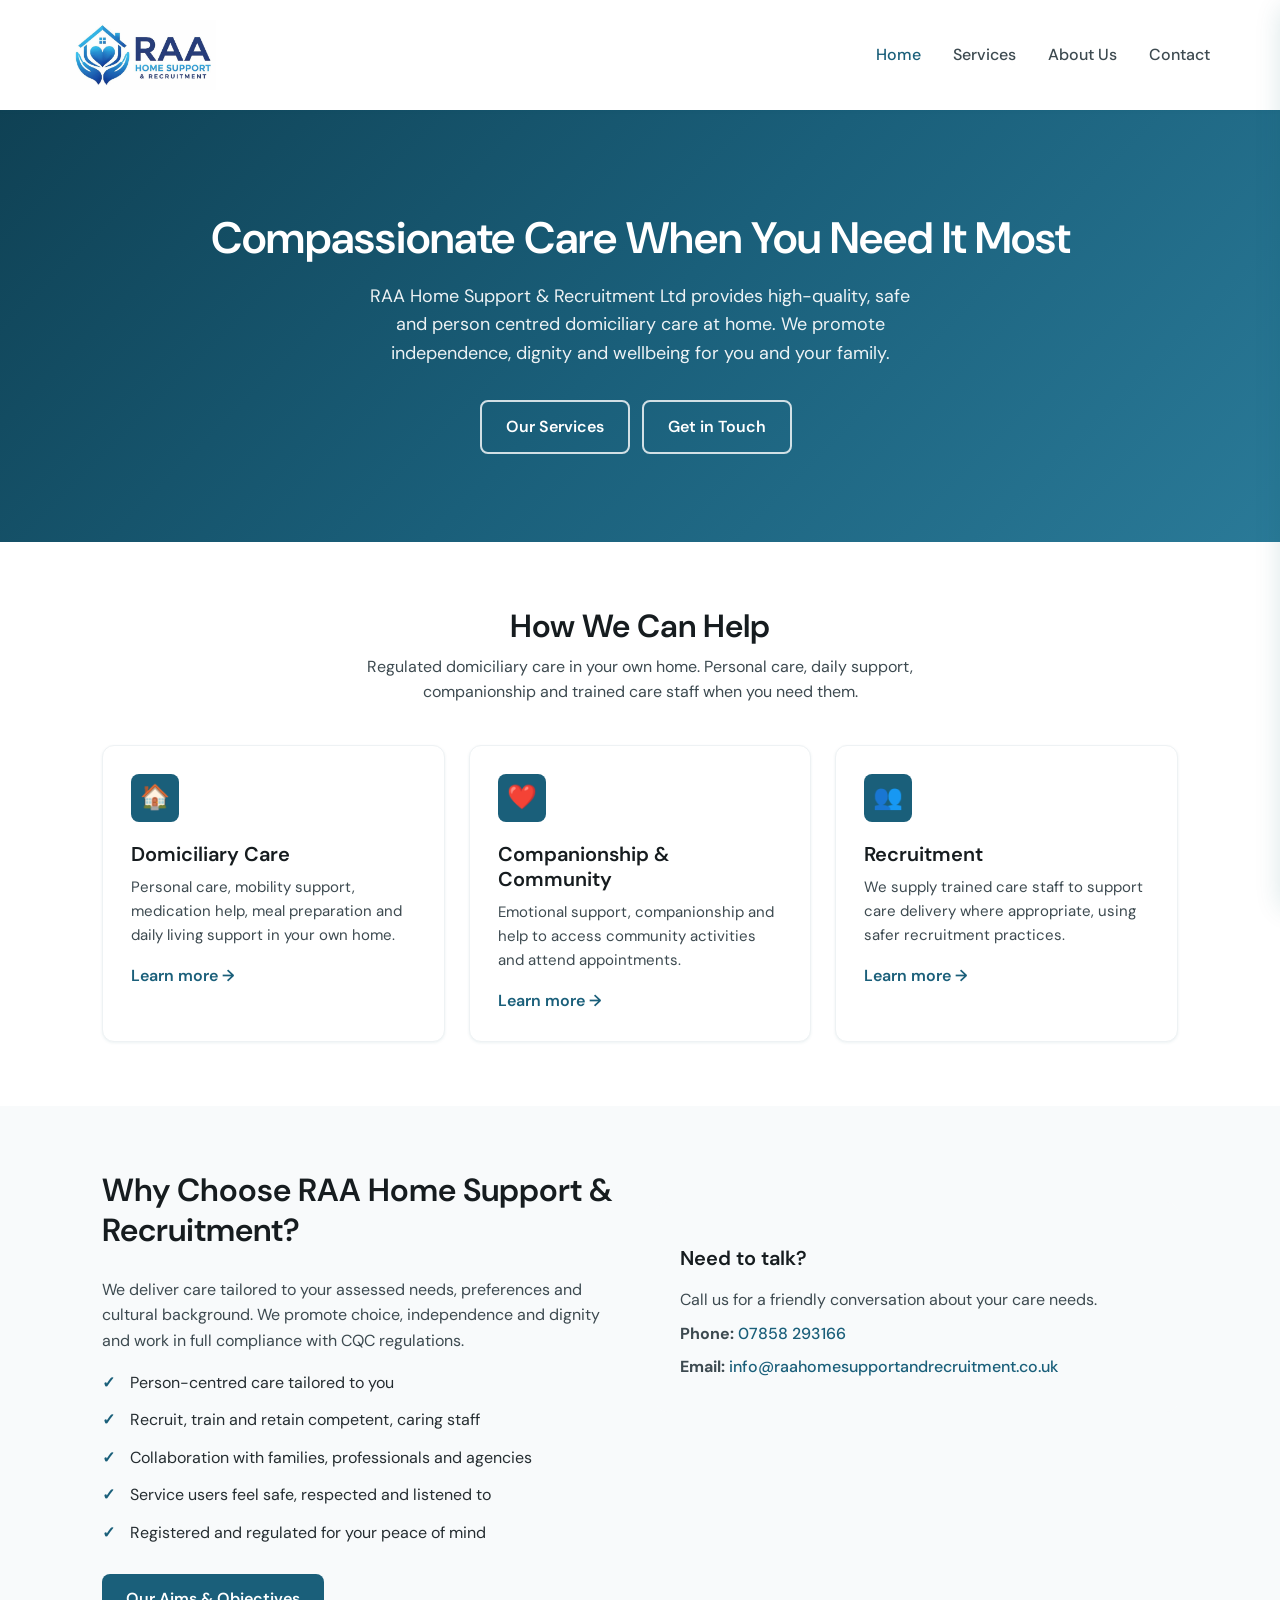
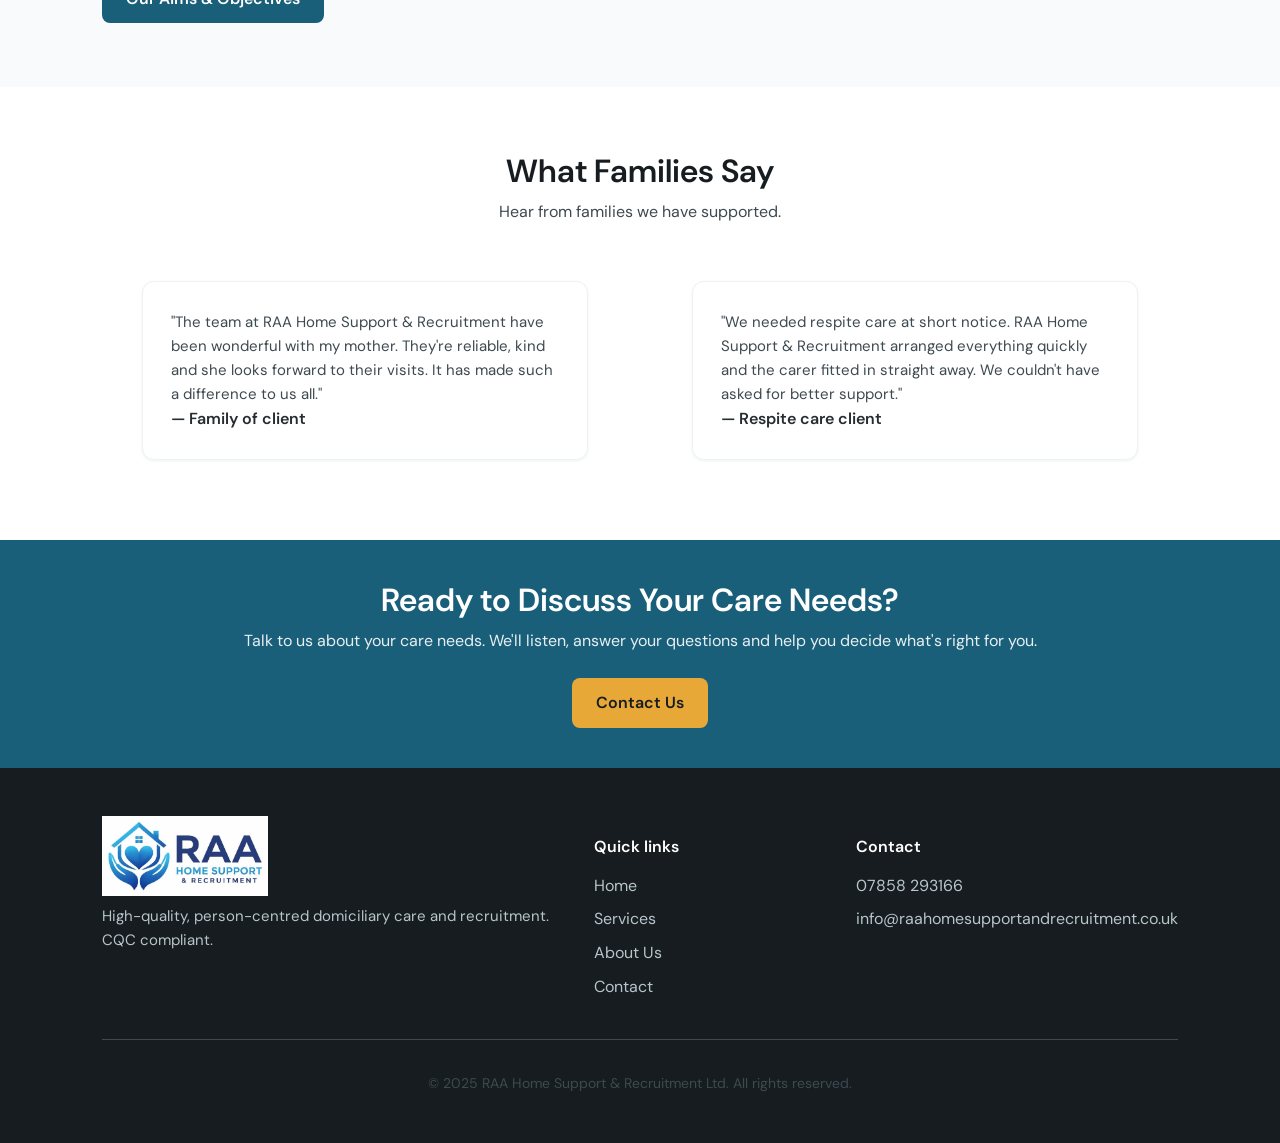
<file: index.html>
<!DOCTYPE html>
<html lang="en">
<head>
  <meta charset="UTF-8">
  <meta name="viewport" content="width=device-width, initial-scale=1.0">
  <meta name="description" content="RAA Home Support & Recruitment Ltd provides high-quality, person centred domiciliary care and recruitment services. Safe, compassionate care at home.">
  <title>RAA Home Support &amp; Recruitment Ltd | Domiciliary Care &amp; Support</title>
  <link rel="preconnect" href="https://fonts.googleapis.com">
  <link rel="preconnect" href="https://fonts.gstatic.com" crossorigin>
  <link href="https://fonts.googleapis.com/css2?family=DM+Sans:ital,opsz,wght@0,9..40,400;0,9..40,500;0,9..40,600;0,9..40,700;1,9..40,400&display=swap" rel="stylesheet">
  <link rel="stylesheet" href="css/styles.css">
</head>
<body>
  <header class="site-header">
    <div class="container header-inner">
      <a href="index.html" class="logo-link"><img src="assets/logo.png" alt="RAA Home Support &amp; Recruitment Ltd" class="logo-img"></a>
      <nav class="nav-desktop">
        <ul>
          <li><a href="index.html" class="active">Home</a></li>
          <li><a href="services.html">Services</a></li>
          <li><a href="about.html">About Us</a></li>
          <li><a href="contact.html">Contact</a></li>
        </ul>
      </nav>
      <button class="nav-toggle" id="navToggle" aria-label="Open menu">
        <span aria-hidden="true">☰</span>
      </button>
    </div>
    <div class="overlay" id="overlay" aria-hidden="true"></div>
    <nav class="nav-mobile" id="navMobile" aria-label="Mobile menu">
      <button class="nav-mobile-close" id="navClose" aria-label="Close menu">×</button>
      <ul>
        <li><a href="index.html">Home</a></li>
        <li><a href="services.html">Services</a></li>
        <li><a href="about.html">About Us</a></li>
        <li><a href="contact.html">Contact</a></li>
      </ul>
    </nav>
  </header>

  <main>
    <section class="hero">
      <div class="container">
        <h1>Compassionate Care When You Need It Most</h1>
        <p>RAA Home Support &amp; Recruitment Ltd provides high-quality, safe and person centred domiciliary care at home. We promote independence, dignity and wellbeing for you and your family.</p>
        <a href="services.html" class="btn btn--outline" style="border-color: rgba(255,255,255,0.8); color: #fff;">Our Services</a>
        <a href="contact.html" class="btn btn--outline" style="border-color: rgba(255,255,255,0.8); color: #fff;">Get in Touch</a>
      </div>
    </section>

    <section class="section">
      <div class="container">
        <div class="section-title">
          <h2>How We Can Help</h2>
          <p>Regulated domiciliary care in your own home. Personal care, daily support, companionship and trained care staff when you need them.</p>
        </div>
        <div class="card-grid card-grid--3">
          <article class="card">
            <div class="card-icon" aria-hidden="true">🏠</div>
            <h3>Domiciliary Care</h3>
            <p>Personal care, mobility support, medication help, meal preparation and daily living support in your own home.</p>
            <a href="services.html#domiciliary-care" style="margin-top: 1rem; display: inline-block; font-weight: 600;">Learn more →</a>
          </article>
          <article class="card">
            <div class="card-icon" aria-hidden="true">❤️</div>
            <h3>Companionship &amp; Community</h3>
            <p>Emotional support, companionship and help to access community activities and attend appointments.</p>
            <a href="services.html#companionship" style="margin-top: 1rem; display: inline-block; font-weight: 600;">Learn more →</a>
          </article>
          <article class="card">
            <div class="card-icon" aria-hidden="true">👥</div>
            <h3>Recruitment</h3>
            <p>We supply trained care staff to support care delivery where appropriate, using safer recruitment practices.</p>
            <a href="services.html#recruitment" style="margin-top: 1rem; display: inline-block; font-weight: 600;">Learn more →</a>
          </article>
        </div>
      </div>
    </section>

    <section class="section section--alt">
      <div class="container two-col">
        <div>
          <h2>Why Choose RAA Home Support &amp; Recruitment?</h2>
          <p>We deliver care tailored to your assessed needs, preferences and cultural background. We promote choice, independence and dignity and work in full compliance with CQC regulations.</p>
          <ul class="list-check">
            <li>Person-centred care tailored to you</li>
            <li>Recruit, train and retain competent, caring staff</li>
            <li>Collaboration with families, professionals and agencies</li>
            <li>Service users feel safe, respected and listened to</li>
            <li>Registered and regulated for your peace of mind</li>
          </ul>
          <a href="about.html" class="btn btn--primary" style="margin-top: 1rem;">Our Aims &amp; Objectives</a>
        </div>
        <div class="contact-info-card">
          <h3>Need to talk?</h3>
          <p>Call us for a friendly conversation about your care needs.</p>
          <p><strong>Phone:</strong> <a href="tel:+447858293166">07858 293166</a></p>
          <p><strong>Email:</strong> <a href="mailto:info@raahomesupportandrecruitment.co.uk">info@raahomesupportandrecruitment.co.uk</a></p>
        </div>
      </div>
    </section>

    <section class="section">
      <div class="container">
        <div class="section-title">
          <h2>What Families Say</h2>
          <p>Hear from families we have supported.</p>
        </div>
        <div class="card-grid">
          <blockquote class="card">
            <p>"The team at RAA Home Support &amp; Recruitment have been wonderful with my mother. They're reliable, kind and she looks forward to their visits. It has made such a difference to us all."</p>
            <cite style="font-style: normal; font-weight: 600; color: var(--color-neutral-800);">— Family of client</cite>
          </blockquote>
          <blockquote class="card">
            <p>"We needed respite care at short notice. RAA Home Support &amp; Recruitment arranged everything quickly and the carer fitted in straight away. We couldn't have asked for better support."</p>
            <cite style="font-style: normal; font-weight: 600; color: var(--color-neutral-800);">— Respite care client</cite>
          </blockquote>
        </div>
      </div>
    </section>

    <section class="cta-strip">
      <div class="container">
        <h2>Ready to Discuss Your Care Needs?</h2>
        <p>Talk to us about your care needs. We'll listen, answer your questions and help you decide what's right for you.</p>
        <a href="contact.html" class="btn btn--accent">Contact Us</a>
      </div>
    </section>
  </main>

  <footer class="site-footer">
    <div class="container">
      <div class="footer-grid">
        <div class="footer-brand">
          <a href="index.html" class="logo-link"><img src="assets/logo.png" alt="RAA Home Support &amp; Recruitment Ltd" class="logo-img footer-logo"></a>
          <p>High-quality, person-centred domiciliary care and recruitment. CQC compliant.</p>
        </div>
        <div class="footer-nav">
          <h4>Quick links</h4>
          <ul>
            <li><a href="index.html">Home</a></li>
            <li><a href="services.html">Services</a></li>
            <li><a href="about.html">About Us</a></li>
            <li><a href="contact.html">Contact</a></li>
          </ul>
        </div>
        <div class="footer-nav">
          <h4>Contact</h4>
          <ul>
            <li><a href="tel:+447858293166">07858 293166</a></li>
            <li><a href="mailto:info@raahomesupportandrecruitment.co.uk">info@raahomesupportandrecruitment.co.uk</a></li>
          </ul>
        </div>
      </div>
      <div class="footer-bottom">
        <p>&copy; 2025 RAA Home Support &amp; Recruitment Ltd. All rights reserved.</p>
      </div>
    </div>
  </footer>

  <script src="js/main.js"></script>
</body>
</html>
</file>
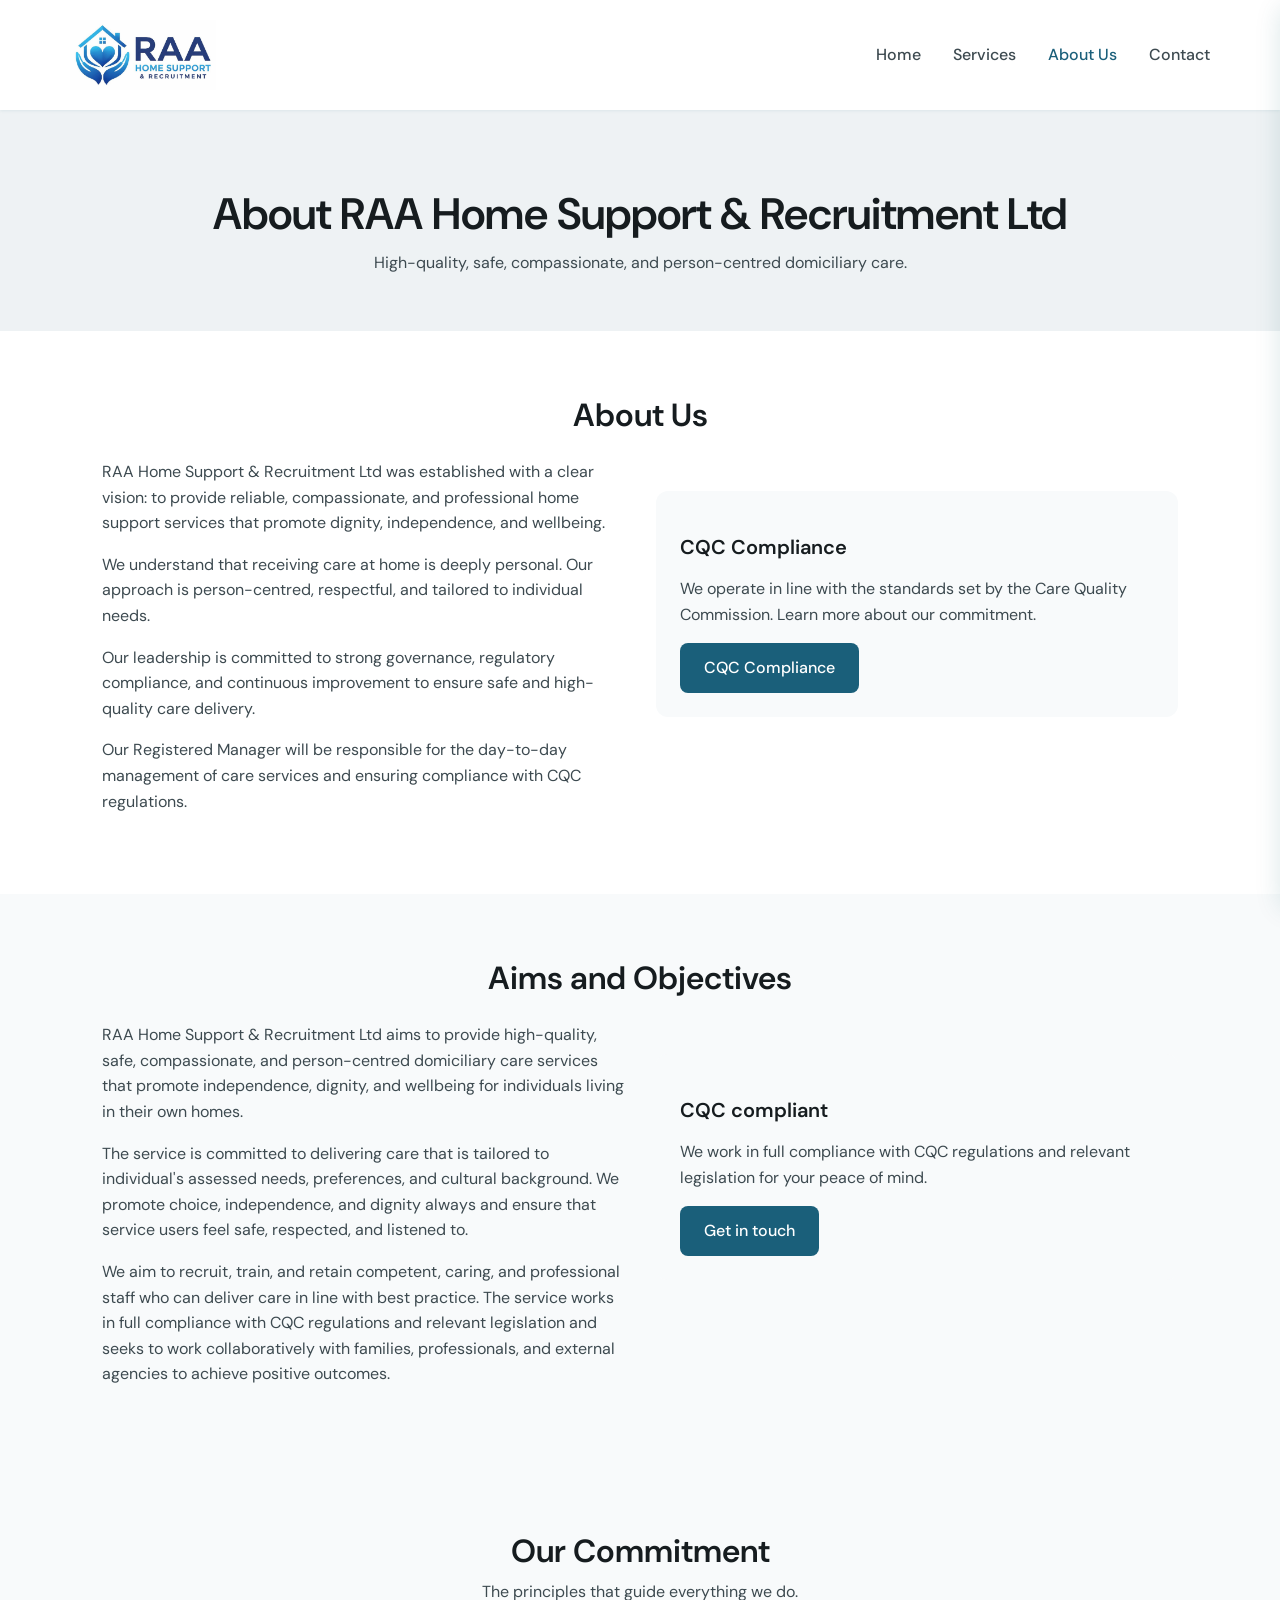
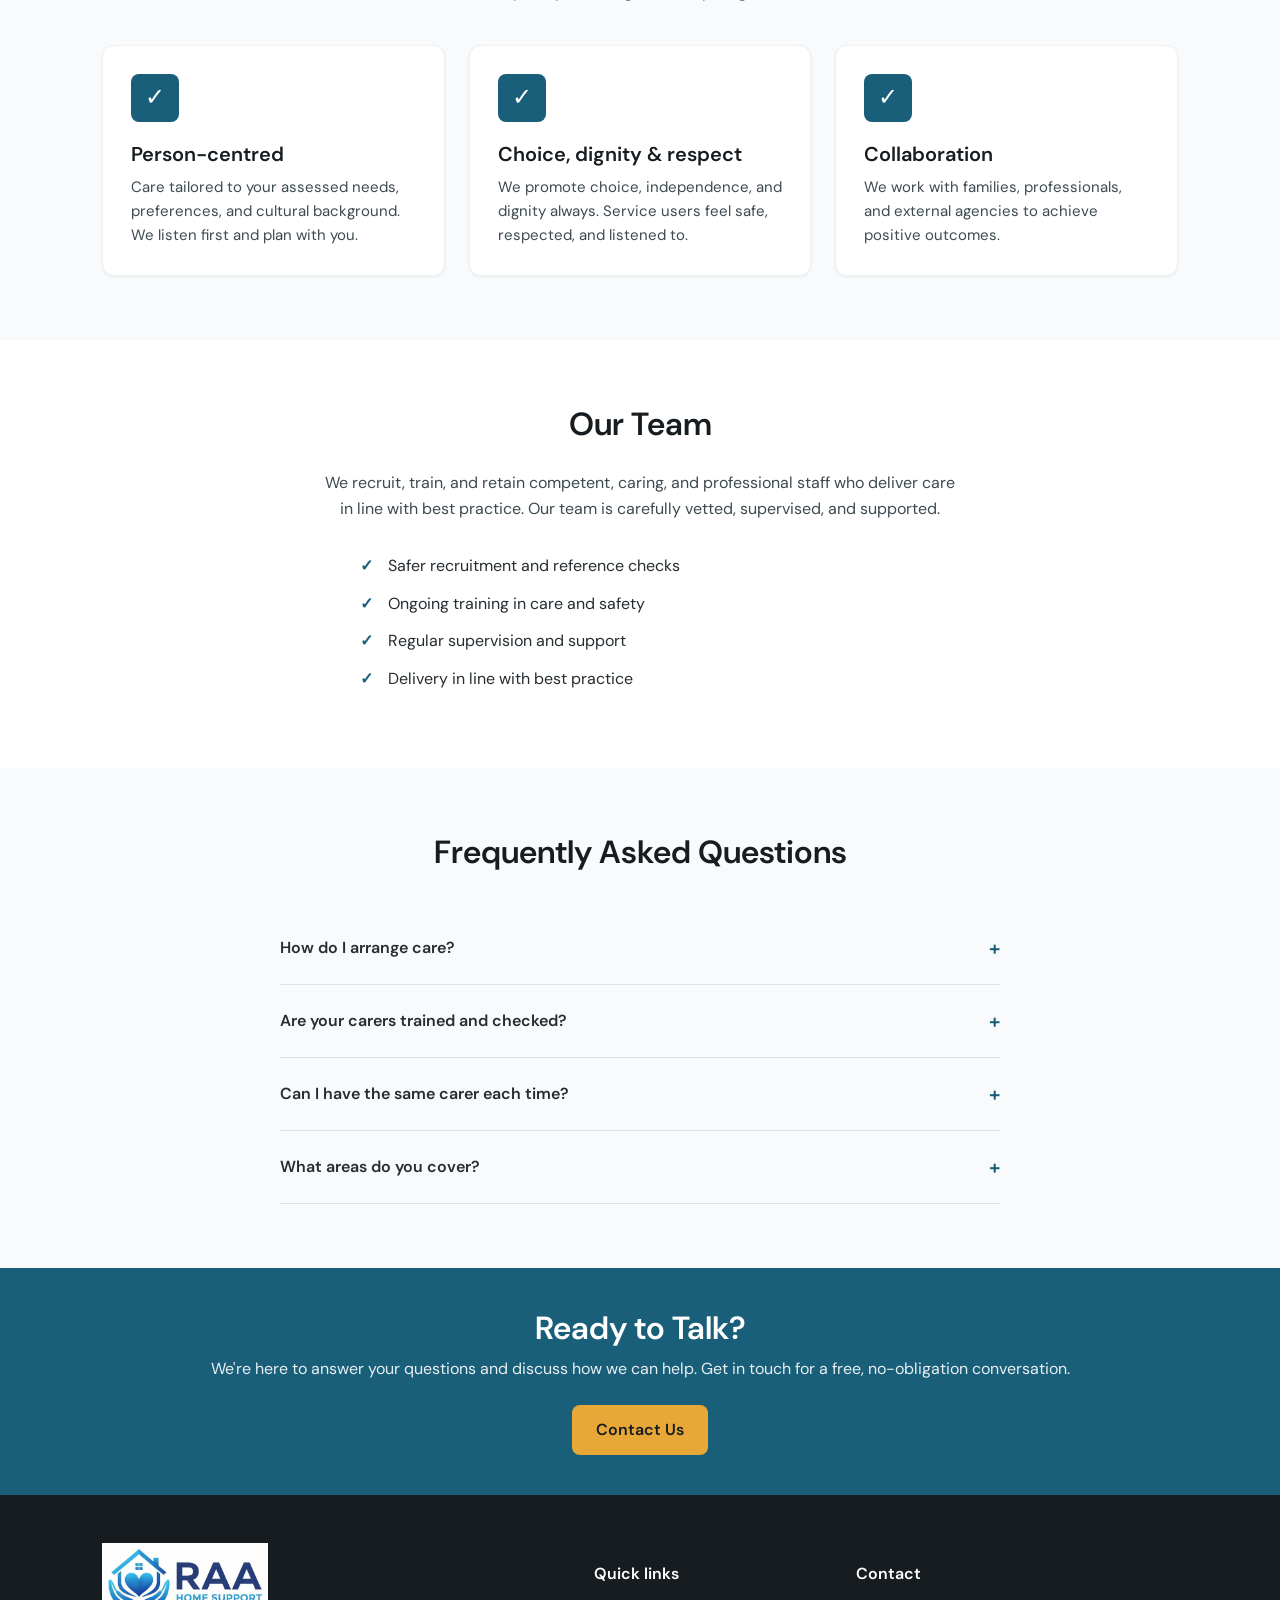
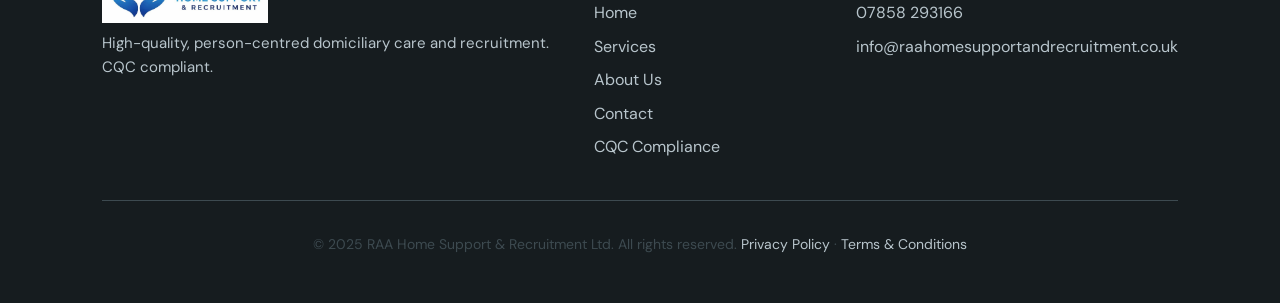
<file: about.html>
<!DOCTYPE html>
<html lang="en">
<head>
  <meta charset="UTF-8">
  <meta name="viewport" content="width=device-width, initial-scale=1.0">
  <meta name="description" content="About RAA Home Support & Recruitment Ltd: our aims, objectives, and commitment to high-quality, person-centred domiciliary care and CQC compliance.">
  <link rel="icon" href="assets/loggggg.png" type="image/png">
  <title>About Us | RAA Home Support &amp; Recruitment Ltd</title>
  <link rel="preconnect" href="https://fonts.googleapis.com">
  <link rel="preconnect" href="https://fonts.gstatic.com" crossorigin>
  <link href="https://fonts.googleapis.com/css2?family=DM+Sans:ital,opsz,wght@0,9..40,400;0,9..40,500;0,9..40,600;0,9..40,700;1,9..40,400&display=swap" rel="stylesheet">
  <link rel="stylesheet" href="css/styles.css">
</head>
<body>
  <header class="site-header">
    <div class="container header-inner">
      <a href="index.html" class="logo-link"><img src="assets/raaaaaaaa.jpeg" alt="RAA Home Support &amp; Recruitment Ltd" class="logo-img"></a>
      <nav class="nav-desktop">
        <ul>
          <li><a href="index.html">Home</a></li>
          <li><a href="services.html">Services</a></li>
          <li><a href="about.html" class="active">About Us</a></li>
          <li><a href="contact.html">Contact</a></li>
        </ul>
      </nav>
      <button class="nav-toggle" id="navToggle" aria-label="Open menu">
        <span aria-hidden="true">☰</span>
      </button>
    </div>
    <div class="overlay" id="overlay" aria-hidden="true"></div>
    <nav class="nav-mobile" id="navMobile" aria-label="Mobile menu">
      <button class="nav-mobile-close" id="navClose" aria-label="Close menu">×</button>
      <ul>
        <li><a href="index.html">Home</a></li>
        <li><a href="services.html">Services</a></li>
        <li><a href="about.html">About Us</a></li>
        <li><a href="contact.html">Contact</a></li>
      </ul>
    </nav>
  </header>

  <main>
    <section class="page-hero">
      <div class="container">
        <h1>About RAA Home Support &amp; Recruitment Ltd</h1>
        <p>High-quality, safe, compassionate, and person-centred domiciliary care.</p>
      </div>
    </section>

    <section class="section" id="about-us">
      <div class="container">
        <h2 class="text-center" style="margin-bottom: 1.5rem;">About Us</h2>
        <div class="two-col">
          <div>
            <p>RAA Home Support &amp; Recruitment Ltd was established with a clear vision: to provide reliable, compassionate, and professional home support services that promote dignity, independence, and wellbeing.</p>
            <p>We understand that receiving care at home is deeply personal. Our approach is person-centred, respectful, and tailored to individual needs.</p>
            <p>Our leadership is committed to strong governance, regulatory compliance, and continuous improvement to ensure safe and high-quality care delivery.</p>
            <p>Our Registered Manager will be responsible for the day-to-day management of care services and ensuring compliance with CQC regulations.</p>
          </div>
          <div class="contact-info-card">
            <h3>CQC Compliance</h3>
            <p>We operate in line with the standards set by the Care Quality Commission. Learn more about our commitment.</p>
            <a href="cqc-compliance.html" class="btn btn--primary" style="margin-top: 0.5rem;">CQC Compliance</a>
          </div>
        </div>
      </div>
    </section>

    <section class="section section--alt" id="aims-objectives">
      <div class="container">
        <h2 class="text-center" style="margin-bottom: 1.5rem;">Aims and Objectives</h2>
        <div class="two-col">
          <div>
            <p>RAA Home Support &amp; Recruitment Ltd aims to provide high-quality, safe, compassionate, and person-centred domiciliary care services that promote independence, dignity, and wellbeing for individuals living in their own homes.</p>
            <p>The service is committed to delivering care that is tailored to individual's assessed needs, preferences, and cultural background. We promote choice, independence, and dignity always and ensure that service users feel safe, respected, and listened to.</p>
            <p>We aim to recruit, train, and retain competent, caring, and professional staff who can deliver care in line with best practice. The service works in full compliance with CQC regulations and relevant legislation and seeks to work collaboratively with families, professionals, and external agencies to achieve positive outcomes.</p>
          </div>
          <div class="contact-info-card">
            <h3>CQC compliant</h3>
            <p>We work in full compliance with CQC regulations and relevant legislation for your peace of mind.</p>
            <a href="contact.html" class="btn btn--primary" style="margin-top: 0.5rem;">Get in touch</a>
          </div>
        </div>
      </div>
    </section>

    <section class="section section--alt">
      <div class="container">
        <div class="section-title">
          <h2>Our Commitment</h2>
          <p>The principles that guide everything we do.</p>
        </div>
        <div class="card-grid card-grid--3">
          <div class="card">
            <div class="card-icon" aria-hidden="true">✓</div>
            <h3>Person-centred</h3>
            <p>Care tailored to your assessed needs, preferences, and cultural background. We listen first and plan with you.</p>
          </div>
          <div class="card">
            <div class="card-icon" aria-hidden="true">✓</div>
            <h3>Choice, dignity &amp; respect</h3>
            <p>We promote choice, independence, and dignity always. Service users feel safe, respected, and listened to.</p>
          </div>
          <div class="card">
            <div class="card-icon" aria-hidden="true">✓</div>
            <h3>Collaboration</h3>
            <p>We work with families, professionals, and external agencies to achieve positive outcomes.</p>
          </div>
        </div>
      </div>
    </section>

    <section class="section">
      <div class="container">
        <h2 class="text-center">Our Team</h2>
        <p class="text-center" style="max-width: 640px; margin: 0 auto 2rem;">We recruit, train, and retain competent, caring, and professional staff who deliver care in line with best practice. Our team is carefully vetted, supervised, and supported.</p>
        <ul class="list-check" style="max-width: 560px; margin: 0 auto;">
          <li>Safer recruitment and reference checks</li>
          <li>Ongoing training in care and safety</li>
          <li>Regular supervision and support</li>
          <li>Delivery in line with best practice</li>
        </ul>
      </div>
    </section>

    <section class="section section--alt">
      <div class="container">
        <div class="section-title">
          <h2>Frequently Asked Questions</h2>
        </div>
        <div class="faq-list">
          <details class="faq-item">
            <summary>How do I arrange care?</summary>
            <div>Get in touch by phone or our contact form. We'll have a conversation about your needs and, if you wish, arrange a visit to discuss a care plan and costs. There's no obligation.</div>
          </details>
          <details class="faq-item">
            <summary>Are your carers trained and checked?</summary>
            <div>Yes. We recruit, train, and retain competent staff using safer recruitment practices. We are a registered provider and work in full compliance with CQC regulations.</div>
          </details>
          <details class="faq-item">
            <summary>Can I have the same carer each time?</summary>
            <div>We aim to provide consistent carers wherever possible so you can build a relationship and feel comfortable. We'll discuss this when we plan your care.</div>
          </details>
          <details class="faq-item">
            <summary>What areas do you cover?</summary>
            <div>Please contact us to confirm whether we cover your area. We'll let you know and, if we do, we can arrange a visit or call to discuss your needs.</div>
          </details>
        </div>
      </div>
    </section>

    <section class="cta-strip">
      <div class="container">
        <h2>Ready to Talk?</h2>
        <p>We're here to answer your questions and discuss how we can help. Get in touch for a free, no-obligation conversation.</p>
        <a href="contact.html" class="btn btn--accent">Contact Us</a>
      </div>
    </section>
  </main>

  <footer class="site-footer">
    <div class="container">
      <div class="footer-grid">
        <div class="footer-brand">
          <a href="index.html" class="logo-link"><img src="assets/raaaaaaaa.jpeg" alt="RAA Home Support &amp; Recruitment Ltd" class="logo-img footer-logo"></a>
          <p>High-quality, person-centred domiciliary care and recruitment. CQC compliant.</p>
        </div>
        <div class="footer-nav">
          <h4>Quick links</h4>
          <ul>
            <li><a href="index.html">Home</a></li>
            <li><a href="services.html">Services</a></li>
            <li><a href="about.html">About Us</a></li>
            <li><a href="contact.html">Contact</a></li>
            <li><a href="cqc-compliance.html">CQC Compliance</a></li>
          </ul>
        </div>
        <div class="footer-nav">
          <h4>Contact</h4>
          <ul>
            <li><a href="tel:+447858293166">07858 293166</a></li>
            <li><a href="mailto:info@raahomesupportandrecruitment.co.uk">info@raahomesupportandrecruitment.co.uk</a></li>
          </ul>
        </div>
      </div>
      <div class="footer-bottom">
        <p>&copy; 2025 RAA Home Support &amp; Recruitment Ltd. All rights reserved. <a href="privacy.html">Privacy Policy</a> &middot; <a href="terms.html">Terms &amp; Conditions</a></p>
      </div>
    </div>
  </footer>

  <script src="js/main.js"></script>
</body>
</html>
</file>
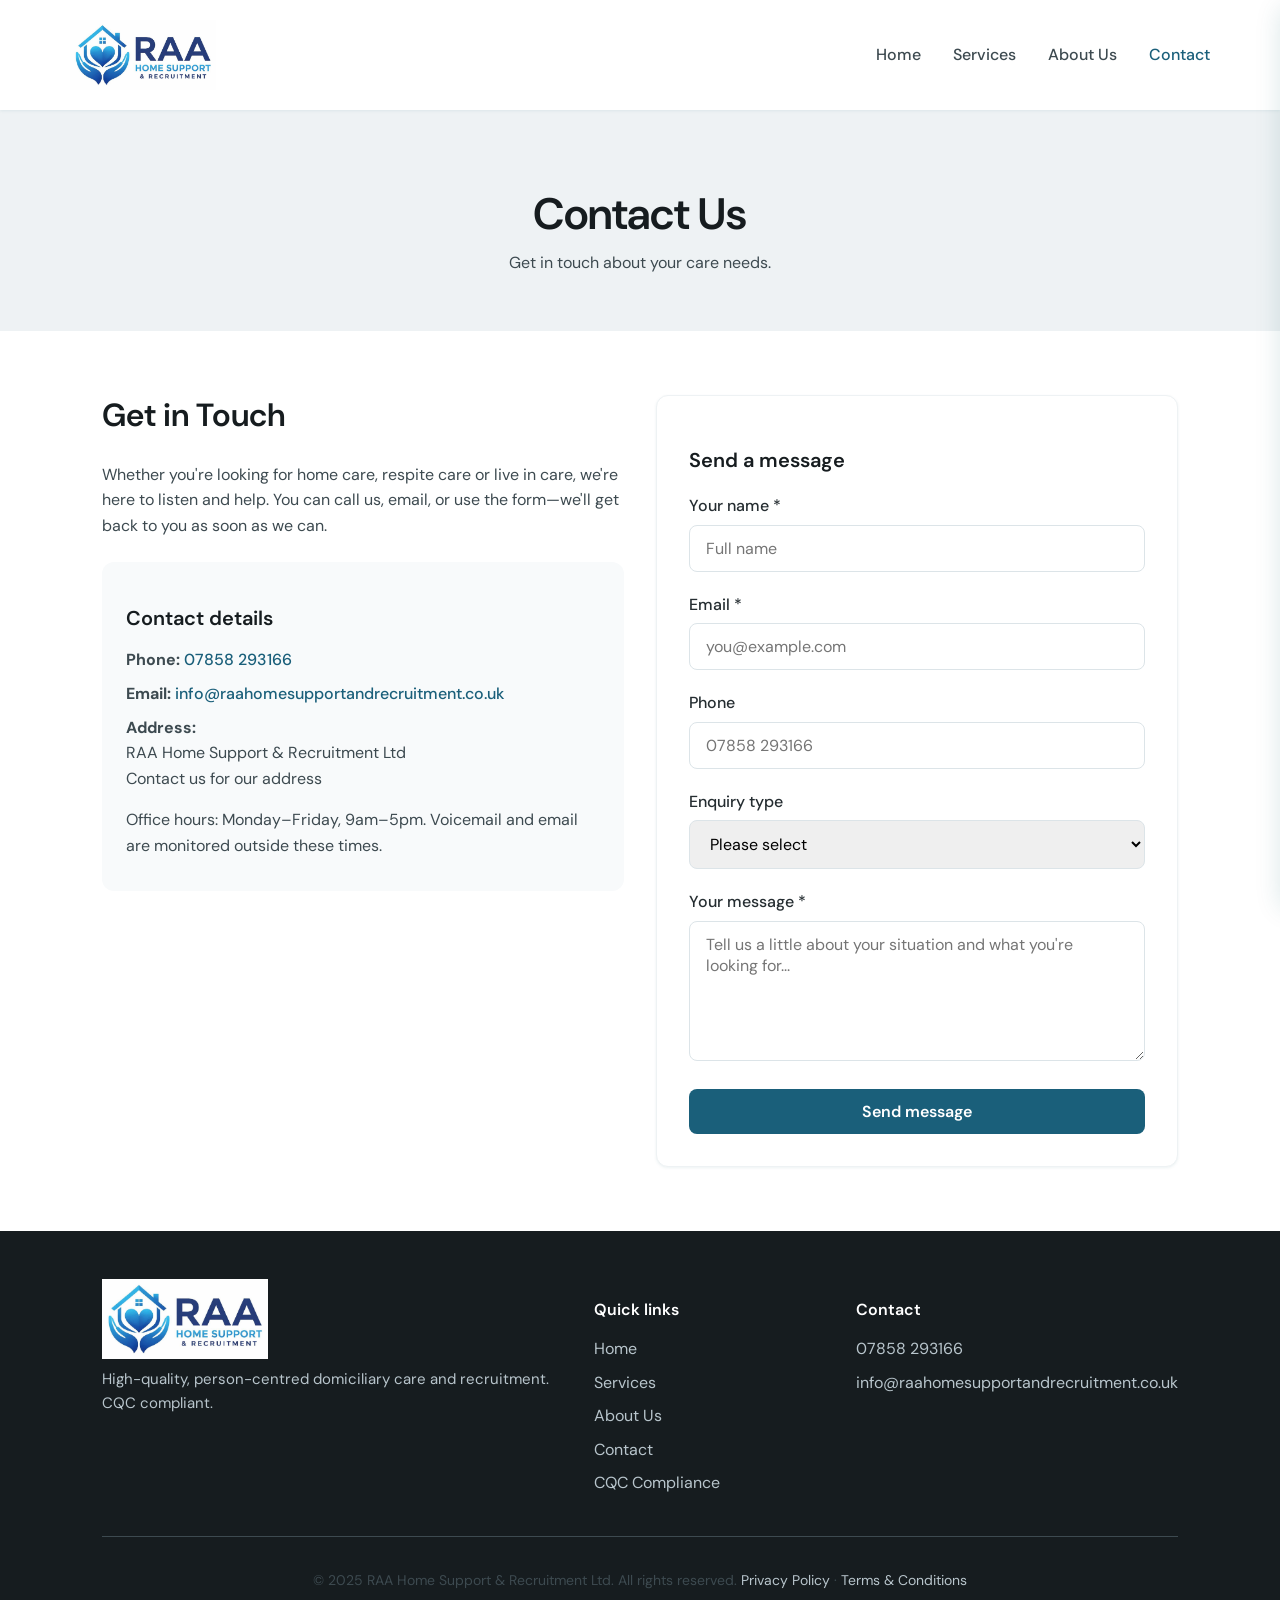
<file: contact.html>
<!DOCTYPE html>
<html lang="en">
<head>
  <meta charset="UTF-8">
  <meta name="viewport" content="width=device-width, initial-scale=1.0">
  <meta name="description" content="Contact RAA Home Support & Recruitment Ltd. Get in touch about your care needs.">
  <link rel="icon" href="assets/loggggg.png" type="image/png">
  <title>Contact Us | RAA Home Support &amp; Recruitment Ltd</title>
  <link rel="preconnect" href="https://fonts.googleapis.com">
  <link rel="preconnect" href="https://fonts.gstatic.com" crossorigin>
  <link href="https://fonts.googleapis.com/css2?family=DM+Sans:ital,opsz,wght@0,9..40,400;0,9..40,500;0,9..40,600;0,9..40,700;1,9..40,400&display=swap" rel="stylesheet">
  <link rel="stylesheet" href="css/styles.css">
</head>
<body>
  <header class="site-header">
    <div class="container header-inner">
      <a href="index.html" class="logo-link"><img src="assets/raaaaaaaa.jpeg" alt="RAA Home Support &amp; Recruitment Ltd" class="logo-img"></a>
      <nav class="nav-desktop">
        <ul>
          <li><a href="index.html">Home</a></li>
          <li><a href="services.html">Services</a></li>
          <li><a href="about.html">About Us</a></li>
          <li><a href="contact.html" class="active">Contact</a></li>
        </ul>
      </nav>
      <button class="nav-toggle" id="navToggle" aria-label="Open menu">
        <span aria-hidden="true">☰</span>
      </button>
    </div>
    <div class="overlay" id="overlay" aria-hidden="true"></div>
    <nav class="nav-mobile" id="navMobile" aria-label="Mobile menu">
      <button class="nav-mobile-close" id="navClose" aria-label="Close menu">×</button>
      <ul>
        <li><a href="index.html">Home</a></li>
        <li><a href="services.html">Services</a></li>
        <li><a href="about.html">About Us</a></li>
        <li><a href="contact.html">Contact</a></li>
      </ul>
    </nav>
  </header>

  <main>
    <section class="page-hero">
      <div class="container">
        <h1>Contact Us</h1>
        <p>Get in touch about your care needs.</p>
      </div>
    </section>

    <section class="section">
      <div class="container">
        <div class="two-col">
          <div>
            <h2>Get in Touch</h2>
            <p>Whether you're looking for home care, respite care or live in care, we're here to listen and help. You can call us, email, or use the form—we'll get back to you as soon as we can.</p>
            <div class="contact-info-card" style="margin-top: 1.5rem;">
              <h3>Contact details</h3>
              <p><strong>Phone:</strong> <a href="tel:+447858293166">07858 293166</a></p>
              <p><strong>Email:</strong> <a href="mailto:info@raahomesupportandrecruitment.co.uk">info@raahomesupportandrecruitment.co.uk</a></p>
              <p><strong>Address:</strong><br>RAA Home Support &amp; Recruitment Ltd<br>Contact us for our address</p>
              <p style="margin-top: 1rem;">Office hours: Monday–Friday, 9am–5pm. Voicemail and email are monitored outside these times.</p>
            </div>
          </div>
          <div>
            <div class="card" style="padding: 2rem;">
              <h3 style="margin-bottom: 1.25rem;">Send a message</h3>
              <form class="contact-form" id="contactForm" action="#" method="post">
                <div class="form-group">
                  <label for="name">Your name *</label>
                  <input type="text" id="name" name="name" required placeholder="Full name">
                </div>
                <div class="form-group">
                  <label for="email">Email *</label>
                  <input type="email" id="email" name="email" required placeholder="you@example.com">
                </div>
                <div class="form-group">
                  <label for="phone">Phone</label>
                  <input type="tel" id="phone" name="phone" placeholder="07858 293166">
                </div>
                <div class="form-group">
                  <label for="enquiry">Enquiry type</label>
                  <select id="enquiry" name="enquiry">
                    <option value="">Please select</option>
                    <option value="domiciliary">Domiciliary care</option>
                    <option value="companionship">Companionship &amp; support</option>
                    <option value="recruitment">Recruitment / staff</option>
                    <option value="general">General enquiry</option>
                  </select>
                </div>
                <div class="form-group">
                  <label for="message">Your message *</label>
                  <textarea id="message" name="message" required placeholder="Tell us a little about your situation and what you're looking for..."></textarea>
                </div>
                <button type="submit" class="btn btn--primary" style="width: 100%;">Send message</button>
                <p id="formStatus" style="margin-top: 1rem; font-size: 0.9375rem; display: none;"></p>
              </form>
            </div>
          </div>
        </div>
      </div>
    </section>
  </main>

  <footer class="site-footer">
    <div class="container">
      <div class="footer-grid">
        <div class="footer-brand">
          <a href="index.html" class="logo-link"><img src="assets/raaaaaaaa.jpeg" alt="RAA Home Support &amp; Recruitment Ltd" class="logo-img footer-logo"></a>
          <p>High-quality, person-centred domiciliary care and recruitment. CQC compliant.</p>
        </div>
        <div class="footer-nav">
          <h4>Quick links</h4>
          <ul>
            <li><a href="index.html">Home</a></li>
            <li><a href="services.html">Services</a></li>
            <li><a href="about.html">About Us</a></li>
            <li><a href="contact.html">Contact</a></li>
            <li><a href="cqc-compliance.html">CQC Compliance</a></li>
          </ul>
        </div>
        <div class="footer-nav">
          <h4>Contact</h4>
          <ul>
            <li><a href="tel:+447858293166">07858 293166</a></li>
            <li><a href="mailto:info@raahomesupportandrecruitment.co.uk">info@raahomesupportandrecruitment.co.uk</a></li>
          </ul>
        </div>
      </div>
      <div class="footer-bottom">
        <p>&copy; 2025 RAA Home Support &amp; Recruitment Ltd. All rights reserved. <a href="privacy.html">Privacy Policy</a> &middot; <a href="terms.html">Terms &amp; Conditions</a></p>
      </div>
    </div>
  </footer>

  <script src="js/main.js"></script>
</body>
</html>
</file>
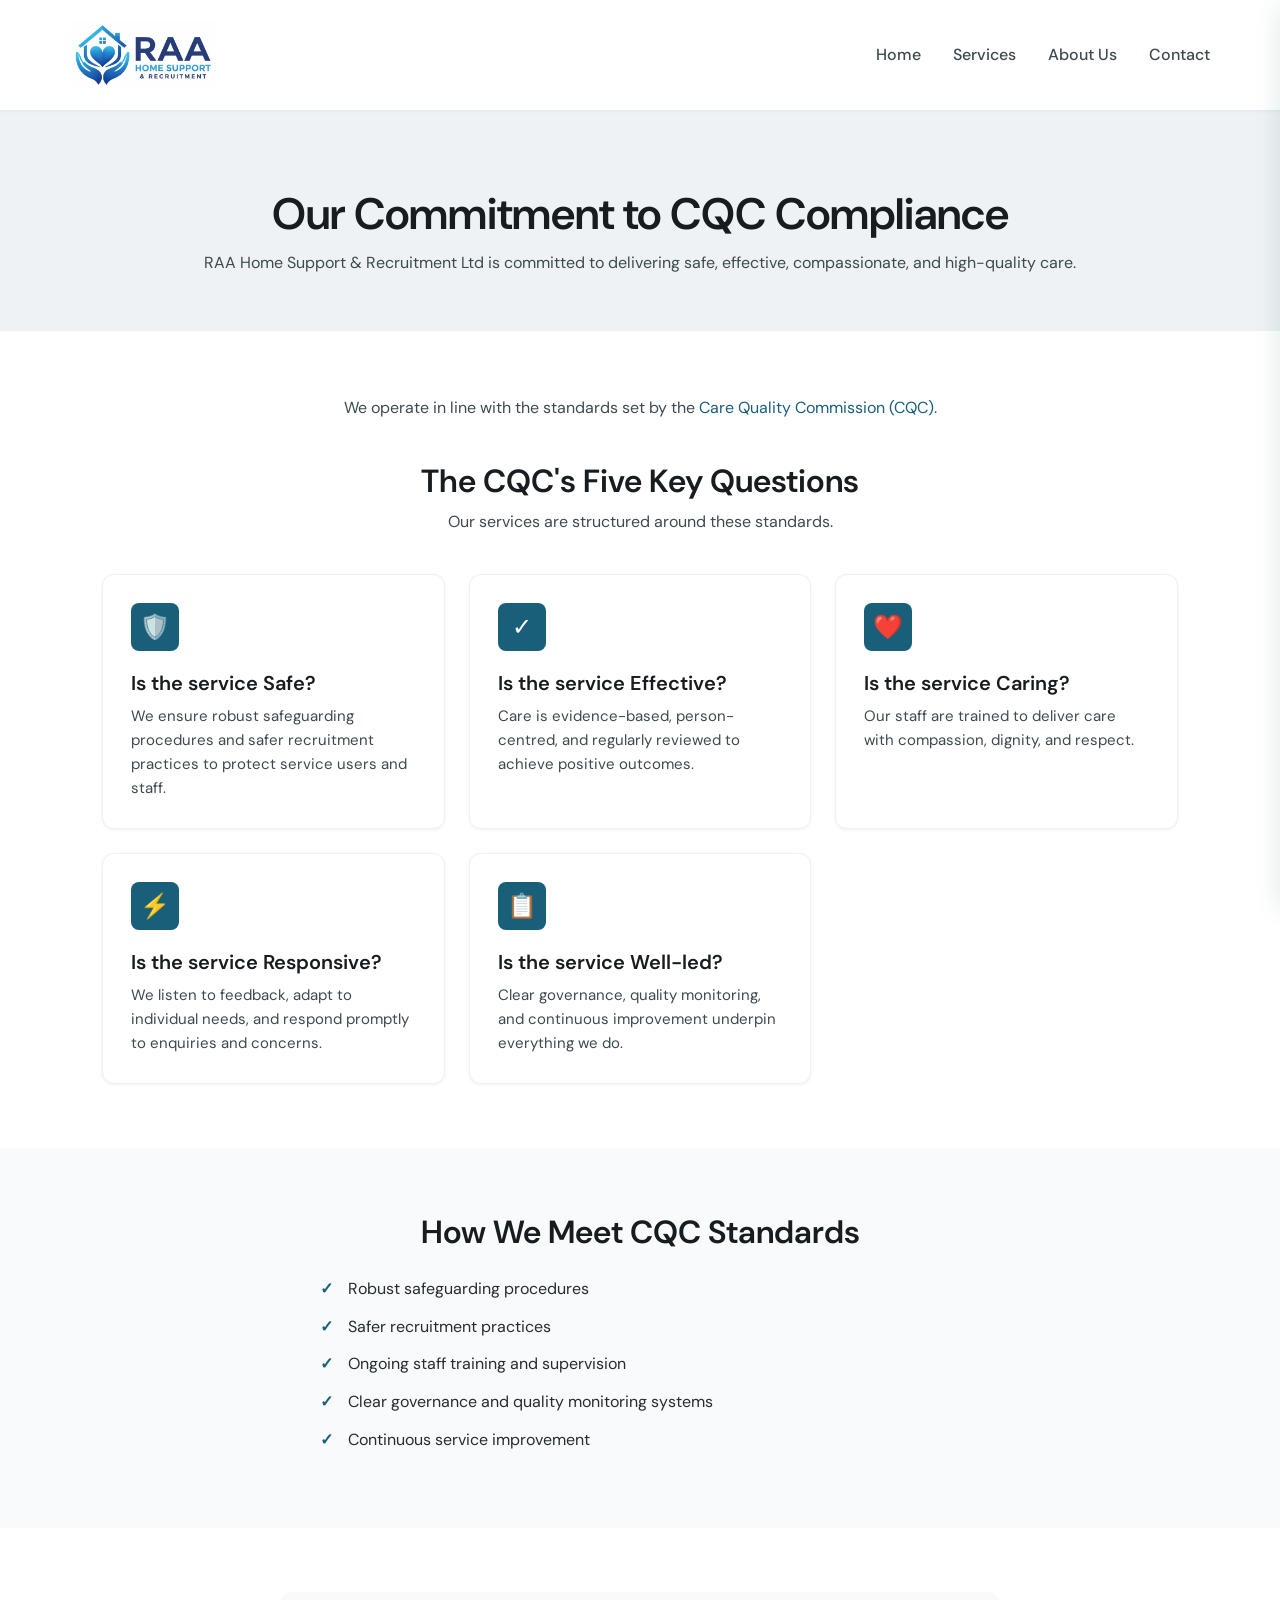
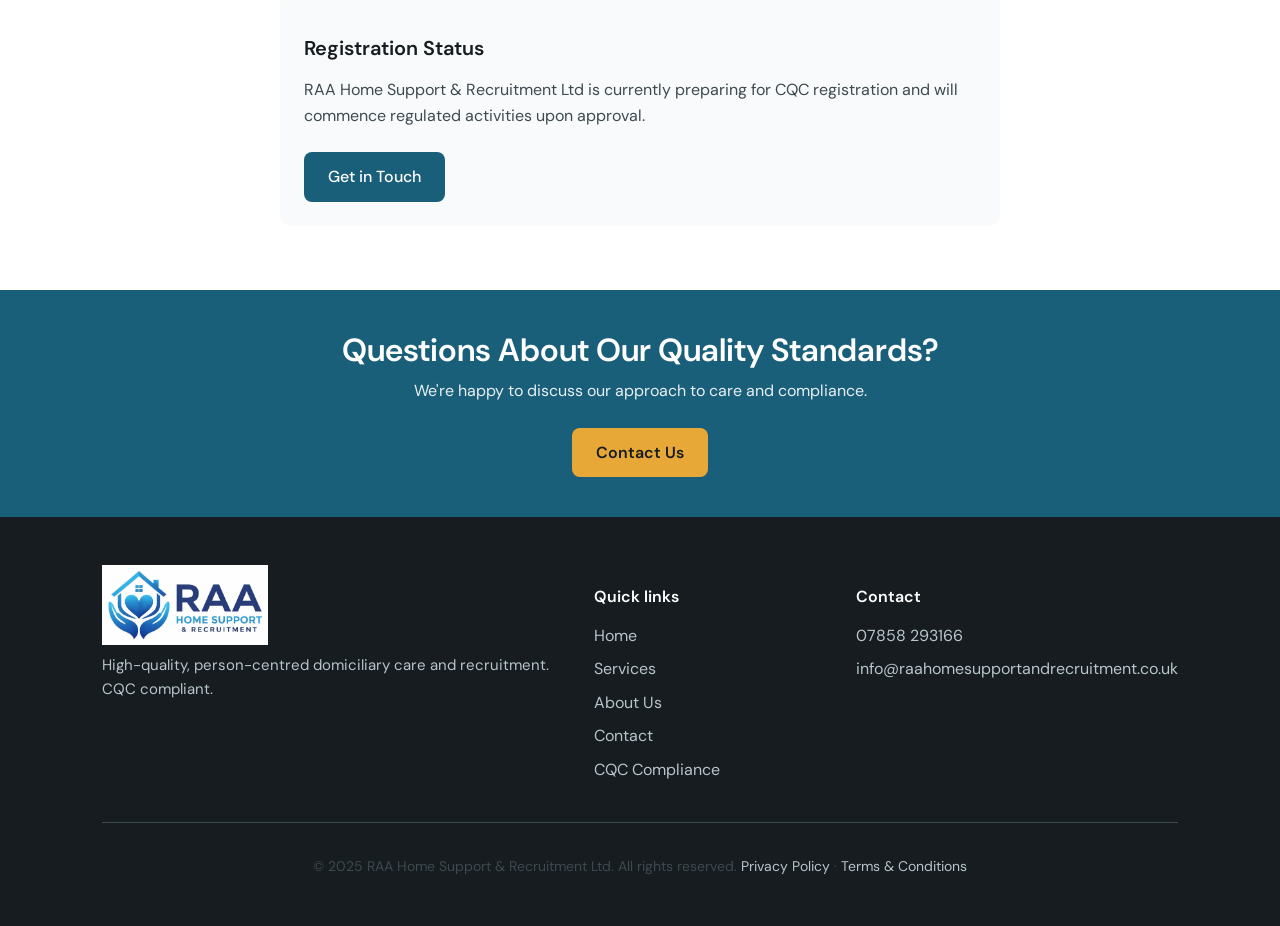
<file: cqc-compliance.html>
<!DOCTYPE html>
<html lang="en">
<head>
  <meta charset="UTF-8">
  <meta name="viewport" content="width=device-width, initial-scale=1.0">
  <meta name="description" content="RAA Home Support & Recruitment Ltd's commitment to CQC compliance. Safe, effective, caring, responsive, and well-led care.">
  <link rel="icon" href="assets/loggggg.png" type="image/png">
  <title>CQC Compliance | RAA Home Support &amp; Recruitment Ltd</title>
  <link rel="preconnect" href="https://fonts.googleapis.com">
  <link rel="preconnect" href="https://fonts.gstatic.com" crossorigin>
  <link href="https://fonts.googleapis.com/css2?family=DM+Sans:ital,opsz,wght@0,9..40,400;0,9..40,500;0,9..40,600;0,9..40,700;1,9..40,400&display=swap" rel="stylesheet">
  <link rel="stylesheet" href="css/styles.css">
</head>
<body>
  <header class="site-header">
    <div class="container header-inner">
      <a href="index.html" class="logo-link"><img src="assets/raaaaaaaa.jpeg" alt="RAA Home Support &amp; Recruitment Ltd" class="logo-img"></a>
      <nav class="nav-desktop">
        <ul>
          <li><a href="index.html">Home</a></li>
          <li><a href="services.html">Services</a></li>
          <li><a href="about.html">About Us</a></li>
          <li><a href="contact.html">Contact</a></li>
        </ul>
      </nav>
      <button class="nav-toggle" id="navToggle" aria-label="Open menu">
        <span aria-hidden="true">☰</span>
      </button>
    </div>
    <div class="overlay" id="overlay" aria-hidden="true"></div>
    <nav class="nav-mobile" id="navMobile" aria-label="Mobile menu">
      <button class="nav-mobile-close" id="navClose" aria-label="Close menu">×</button>
      <ul>
        <li><a href="index.html">Home</a></li>
        <li><a href="services.html">Services</a></li>
        <li><a href="about.html">About Us</a></li>
        <li><a href="contact.html">Contact</a></li>
      </ul>
    </nav>
  </header>

  <main>
    <section class="page-hero">
      <div class="container">
        <h1>Our Commitment to CQC Compliance</h1>
        <p>RAA Home Support &amp; Recruitment Ltd is committed to delivering safe, effective, compassionate, and high-quality care.</p>
      </div>
    </section>

    <section class="section">
      <div class="container">
        <p class="text-center" style="max-width: 720px; margin: 0 auto 2.5rem;">We operate in line with the standards set by the <a href="https://www.cqc.org.uk/" target="_blank" rel="noopener noreferrer">Care Quality Commission (CQC)</a>.</p>
        <div class="section-title">
          <h2>The CQC's Five Key Questions</h2>
          <p>Our services are structured around these standards.</p>
        </div>
        <div class="card-grid card-grid--3">
          <article class="card">
            <div class="card-icon" aria-hidden="true">🛡️</div>
            <h3>Is the service Safe?</h3>
            <p>We ensure robust safeguarding procedures and safer recruitment practices to protect service users and staff.</p>
          </article>
          <article class="card">
            <div class="card-icon" aria-hidden="true">✓</div>
            <h3>Is the service Effective?</h3>
            <p>Care is evidence-based, person-centred, and regularly reviewed to achieve positive outcomes.</p>
          </article>
          <article class="card">
            <div class="card-icon" aria-hidden="true">❤️</div>
            <h3>Is the service Caring?</h3>
            <p>Our staff are trained to deliver care with compassion, dignity, and respect.</p>
          </article>
          <article class="card">
            <div class="card-icon" aria-hidden="true">⚡</div>
            <h3>Is the service Responsive?</h3>
            <p>We listen to feedback, adapt to individual needs, and respond promptly to enquiries and concerns.</p>
          </article>
          <article class="card">
            <div class="card-icon" aria-hidden="true">📋</div>
            <h3>Is the service Well-led?</h3>
            <p>Clear governance, quality monitoring, and continuous improvement underpin everything we do.</p>
          </article>
        </div>
      </div>
    </section>

    <section class="section section--alt">
      <div class="container">
        <h2 class="text-center" style="margin-bottom: 1.5rem;">How We Meet CQC Standards</h2>
        <ul class="list-check" style="max-width: 640px; margin: 0 auto;">
          <li>Robust safeguarding procedures</li>
          <li>Safer recruitment practices</li>
          <li>Ongoing staff training and supervision</li>
          <li>Clear governance and quality monitoring systems</li>
          <li>Continuous service improvement</li>
        </ul>
      </div>
    </section>

    <section class="section">
      <div class="container">
        <div class="contact-info-card" style="max-width: 720px; margin: 0 auto;">
          <h3>Registration Status</h3>
          <p>RAA Home Support &amp; Recruitment Ltd is currently preparing for CQC registration and will commence regulated activities upon approval.</p>
          <a href="contact.html" class="btn btn--primary" style="margin-top: 1rem;">Get in Touch</a>
        </div>
      </div>
    </section>

    <section class="cta-strip">
      <div class="container">
        <h2>Questions About Our Quality Standards?</h2>
        <p>We're happy to discuss our approach to care and compliance.</p>
        <a href="contact.html" class="btn btn--accent">Contact Us</a>
      </div>
    </section>
  </main>

  <footer class="site-footer">
    <div class="container">
      <div class="footer-grid">
        <div class="footer-brand">
          <a href="index.html" class="logo-link"><img src="assets/raaaaaaaa.jpeg" alt="RAA Home Support &amp; Recruitment Ltd" class="logo-img footer-logo"></a>
          <p>High-quality, person-centred domiciliary care and recruitment. CQC compliant.</p>
        </div>
        <div class="footer-nav">
          <h4>Quick links</h4>
          <ul>
            <li><a href="index.html">Home</a></li>
            <li><a href="services.html">Services</a></li>
            <li><a href="about.html">About Us</a></li>
            <li><a href="contact.html">Contact</a></li>
            <li><a href="cqc-compliance.html">CQC Compliance</a></li>
          </ul>
        </div>
        <div class="footer-nav">
          <h4>Contact</h4>
          <ul>
            <li><a href="tel:+447858293166">07858 293166</a></li>
            <li><a href="mailto:info@raahomesupportandrecruitment.co.uk">info@raahomesupportandrecruitment.co.uk</a></li>
          </ul>
        </div>
      </div>
      <div class="footer-bottom">
        <p>&copy; 2025 RAA Home Support &amp; Recruitment Ltd. All rights reserved. <a href="privacy.html">Privacy Policy</a> &middot; <a href="terms.html">Terms &amp; Conditions</a></p>
      </div>
    </div>
  </footer>

  <script src="js/main.js"></script>
</body>
</html>
</file>
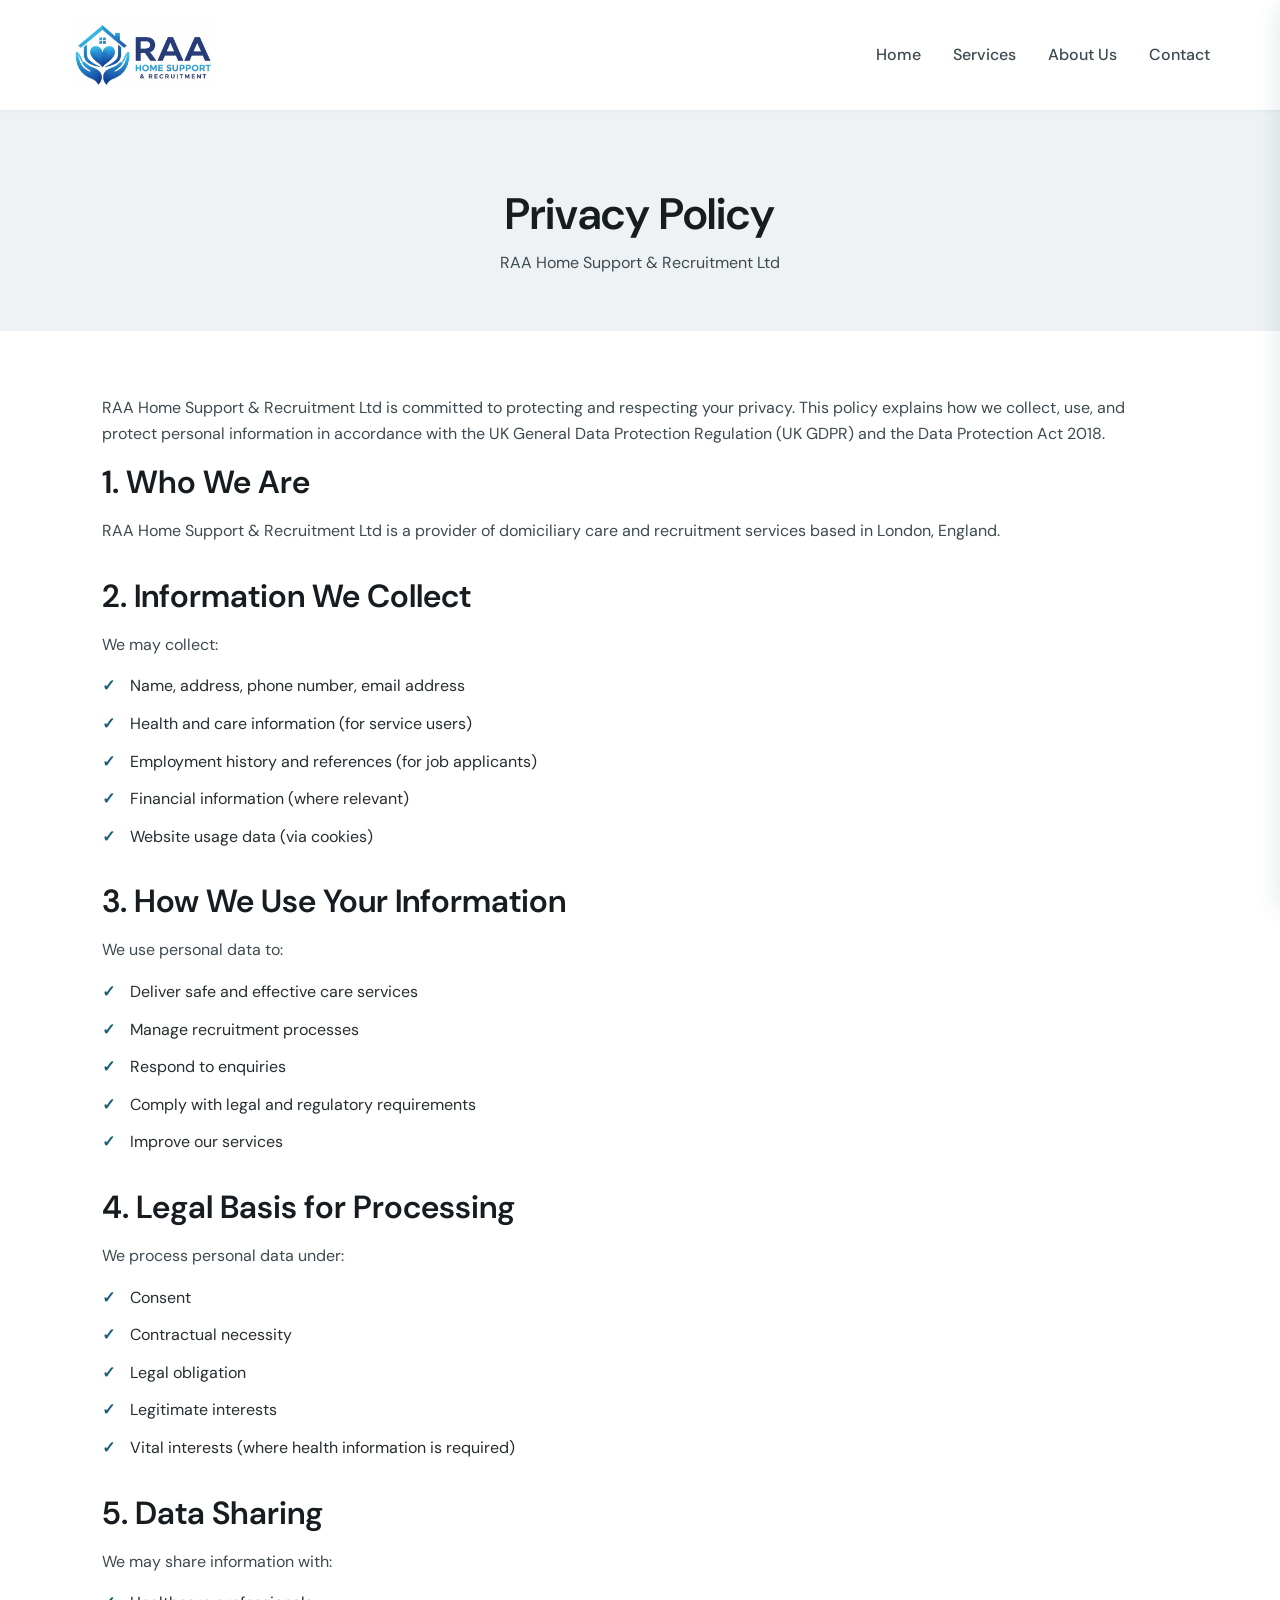
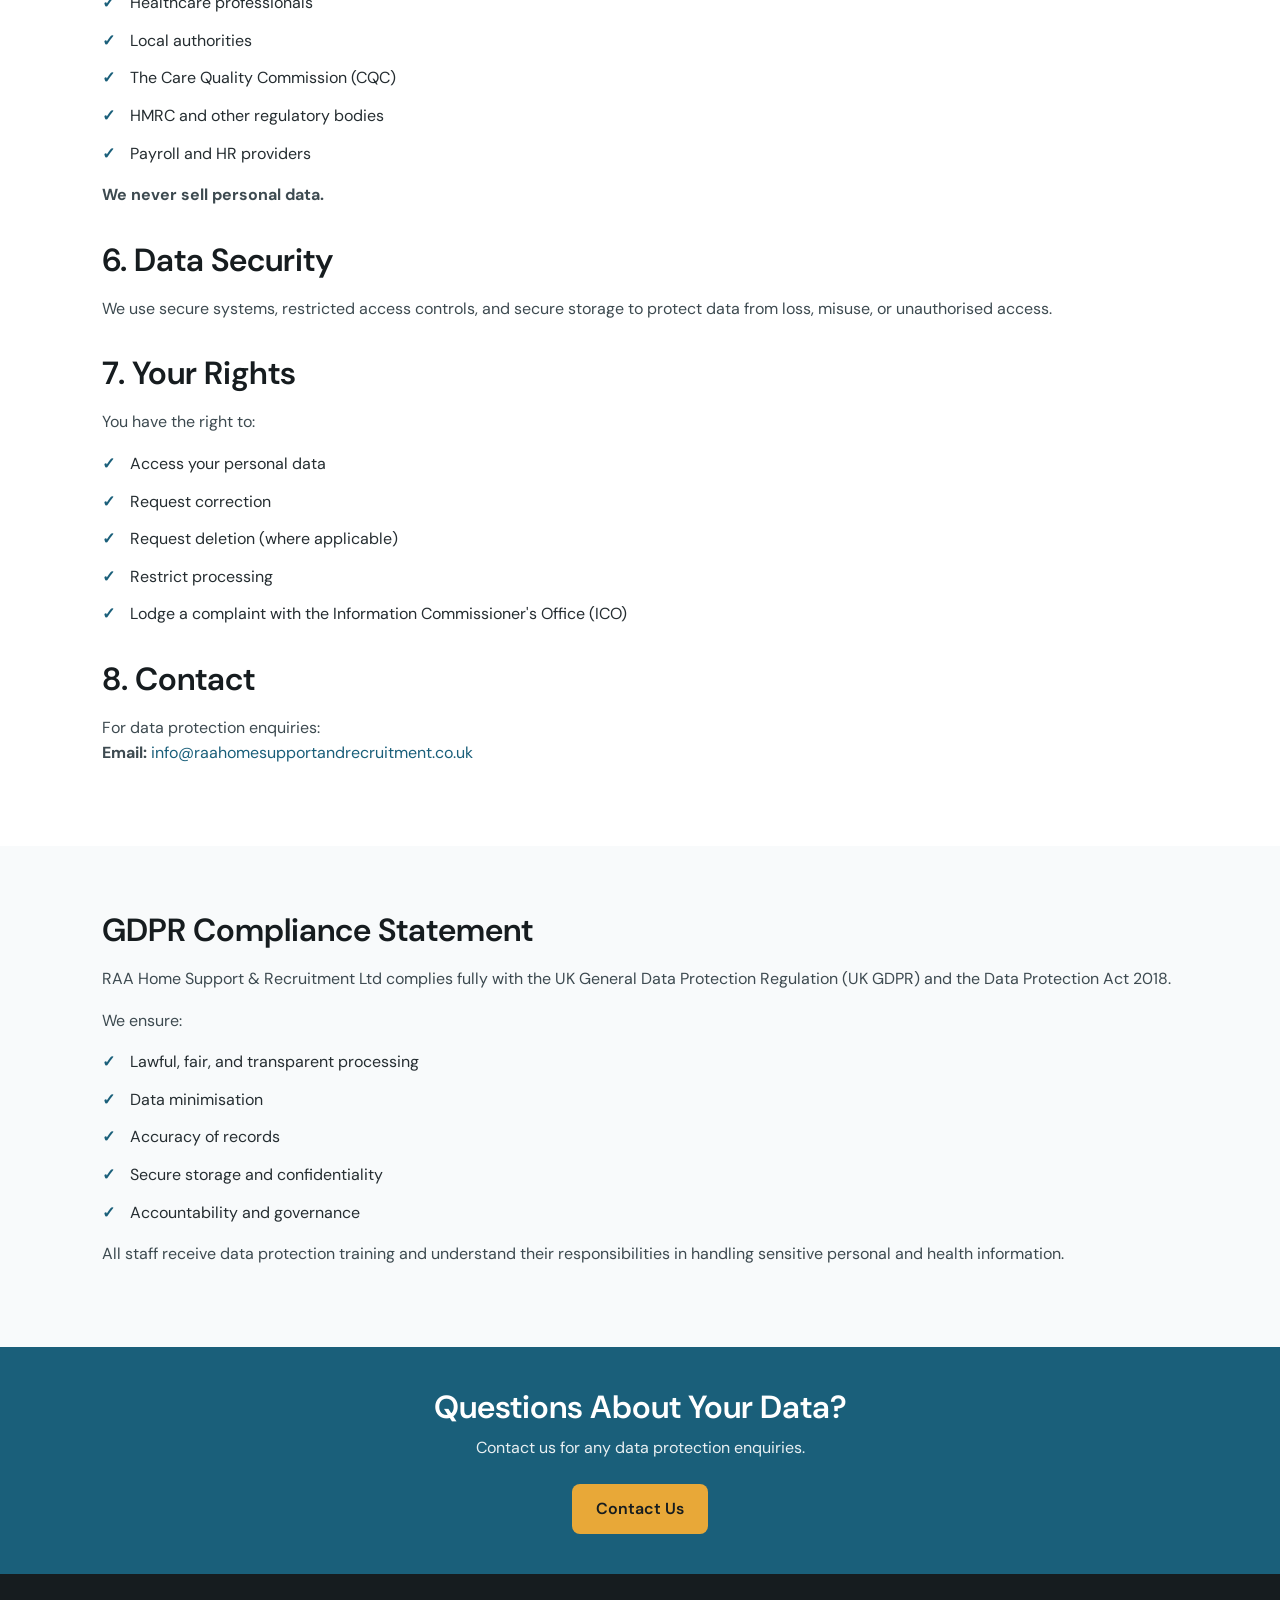
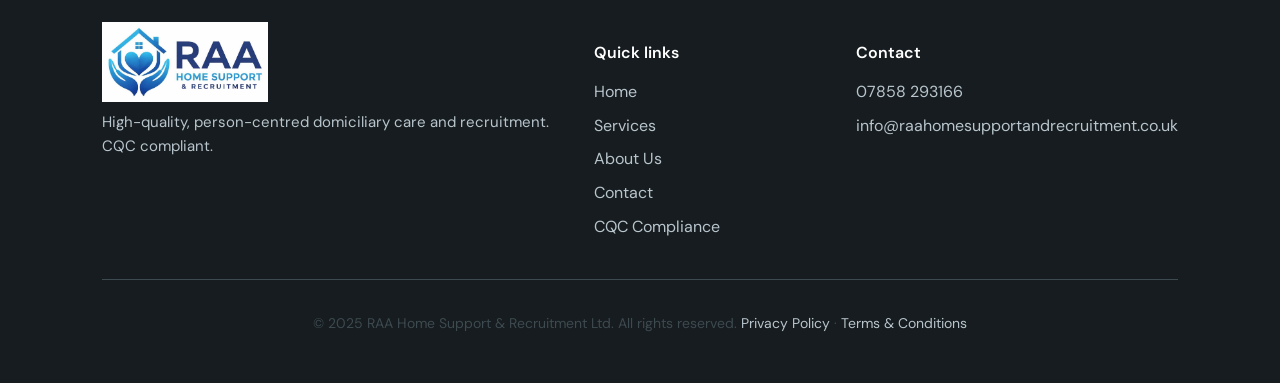
<file: privacy.html>
<!DOCTYPE html>
<html lang="en">
<head>
  <meta charset="UTF-8">
  <meta name="viewport" content="width=device-width, initial-scale=1.0">
  <meta name="description" content="Privacy Policy for RAA Home Support & Recruitment Ltd. How we collect, use, and protect your personal information under UK GDPR.">
  <link rel="icon" href="assets/loggggg.png" type="image/png">
  <title>Privacy Policy | RAA Home Support &amp; Recruitment Ltd</title>
  <link rel="preconnect" href="https://fonts.googleapis.com">
  <link rel="preconnect" href="https://fonts.gstatic.com" crossorigin>
  <link href="https://fonts.googleapis.com/css2?family=DM+Sans:ital,opsz,wght@0,9..40,400;0,9..40,500;0,9..40,600;0,9..40,700;1,9..40,400&display=swap" rel="stylesheet">
  <link rel="stylesheet" href="css/styles.css">
</head>
<body>
  <header class="site-header">
    <div class="container header-inner">
      <a href="index.html" class="logo-link"><img src="assets/raaaaaaaa.jpeg" alt="RAA Home Support &amp; Recruitment Ltd" class="logo-img"></a>
      <nav class="nav-desktop">
        <ul>
          <li><a href="index.html">Home</a></li>
          <li><a href="services.html">Services</a></li>
          <li><a href="about.html">About Us</a></li>
          <li><a href="contact.html">Contact</a></li>
        </ul>
      </nav>
      <button class="nav-toggle" id="navToggle" aria-label="Open menu">
        <span aria-hidden="true">☰</span>
      </button>
    </div>
    <div class="overlay" id="overlay" aria-hidden="true"></div>
    <nav class="nav-mobile" id="navMobile" aria-label="Mobile menu">
      <button class="nav-mobile-close" id="navClose" aria-label="Close menu">×</button>
      <ul>
        <li><a href="index.html">Home</a></li>
        <li><a href="services.html">Services</a></li>
        <li><a href="about.html">About Us</a></li>
        <li><a href="contact.html">Contact</a></li>
      </ul>
    </nav>
  </header>

  <main>
    <section class="page-hero">
      <div class="container">
        <h1>Privacy Policy</h1>
        <p>RAA Home Support &amp; Recruitment Ltd</p>
      </div>
    </section>

    <section class="section">
      <div class="container policy-content">
        <p>RAA Home Support &amp; Recruitment Ltd is committed to protecting and respecting your privacy. This policy explains how we collect, use, and protect personal information in accordance with the UK General Data Protection Regulation (UK GDPR) and the Data Protection Act 2018.</p>

        <h2>1. Who We Are</h2>
        <p>RAA Home Support &amp; Recruitment Ltd is a provider of domiciliary care and recruitment services based in London, England.</p>

        <h2>2. Information We Collect</h2>
        <p>We may collect:</p>
        <ul class="list-check">
          <li>Name, address, phone number, email address</li>
          <li>Health and care information (for service users)</li>
          <li>Employment history and references (for job applicants)</li>
          <li>Financial information (where relevant)</li>
          <li>Website usage data (via cookies)</li>
        </ul>

        <h2>3. How We Use Your Information</h2>
        <p>We use personal data to:</p>
        <ul class="list-check">
          <li>Deliver safe and effective care services</li>
          <li>Manage recruitment processes</li>
          <li>Respond to enquiries</li>
          <li>Comply with legal and regulatory requirements</li>
          <li>Improve our services</li>
        </ul>

        <h2>4. Legal Basis for Processing</h2>
        <p>We process personal data under:</p>
        <ul class="list-check">
          <li>Consent</li>
          <li>Contractual necessity</li>
          <li>Legal obligation</li>
          <li>Legitimate interests</li>
          <li>Vital interests (where health information is required)</li>
        </ul>

        <h2>5. Data Sharing</h2>
        <p>We may share information with:</p>
        <ul class="list-check">
          <li>Healthcare professionals</li>
          <li>Local authorities</li>
          <li>The Care Quality Commission (CQC)</li>
          <li>HMRC and other regulatory bodies</li>
          <li>Payroll and HR providers</li>
        </ul>
        <p><strong>We never sell personal data.</strong></p>

        <h2>6. Data Security</h2>
        <p>We use secure systems, restricted access controls, and secure storage to protect data from loss, misuse, or unauthorised access.</p>

        <h2>7. Your Rights</h2>
        <p>You have the right to:</p>
        <ul class="list-check">
          <li>Access your personal data</li>
          <li>Request correction</li>
          <li>Request deletion (where applicable)</li>
          <li>Restrict processing</li>
          <li>Lodge a complaint with the Information Commissioner's Office (ICO)</li>
        </ul>

        <h2>8. Contact</h2>
        <p>For data protection enquiries:<br>
        <strong>Email:</strong> <a href="mailto:info@raahomesupportandrecruitment.co.uk">info@raahomesupportandrecruitment.co.uk</a></p>
      </div>
    </section>

    <section class="section section--alt" id="gdpr">
      <div class="container policy-content">
        <h2>GDPR Compliance Statement</h2>
        <p>RAA Home Support &amp; Recruitment Ltd complies fully with the UK General Data Protection Regulation (UK GDPR) and the Data Protection Act 2018.</p>
        <p>We ensure:</p>
        <ul class="list-check">
          <li>Lawful, fair, and transparent processing</li>
          <li>Data minimisation</li>
          <li>Accuracy of records</li>
          <li>Secure storage and confidentiality</li>
          <li>Accountability and governance</li>
        </ul>
        <p>All staff receive data protection training and understand their responsibilities in handling sensitive personal and health information.</p>
      </div>
    </section>

    <section class="cta-strip">
      <div class="container">
        <h2>Questions About Your Data?</h2>
        <p>Contact us for any data protection enquiries.</p>
        <a href="contact.html" class="btn btn--accent">Contact Us</a>
      </div>
    </section>
  </main>

  <footer class="site-footer">
    <div class="container">
      <div class="footer-grid">
        <div class="footer-brand">
          <a href="index.html" class="logo-link"><img src="assets/raaaaaaaa.jpeg" alt="RAA Home Support &amp; Recruitment Ltd" class="logo-img footer-logo"></a>
          <p>High-quality, person-centred domiciliary care and recruitment. CQC compliant.</p>
        </div>
        <div class="footer-nav">
          <h4>Quick links</h4>
          <ul>
            <li><a href="index.html">Home</a></li>
            <li><a href="services.html">Services</a></li>
            <li><a href="about.html">About Us</a></li>
            <li><a href="contact.html">Contact</a></li>
            <li><a href="cqc-compliance.html">CQC Compliance</a></li>
          </ul>
        </div>
        <div class="footer-nav">
          <h4>Contact</h4>
          <ul>
            <li><a href="tel:+447858293166">07858 293166</a></li>
            <li><a href="mailto:info@raahomesupportandrecruitment.co.uk">info@raahomesupportandrecruitment.co.uk</a></li>
          </ul>
        </div>
      </div>
      <div class="footer-bottom">
        <p>&copy; 2025 RAA Home Support &amp; Recruitment Ltd. All rights reserved. <a href="privacy.html">Privacy Policy</a> &middot; <a href="terms.html">Terms &amp; Conditions</a></p>
      </div>
    </div>
  </footer>

  <script src="js/main.js"></script>
</body>
</html>
</file>
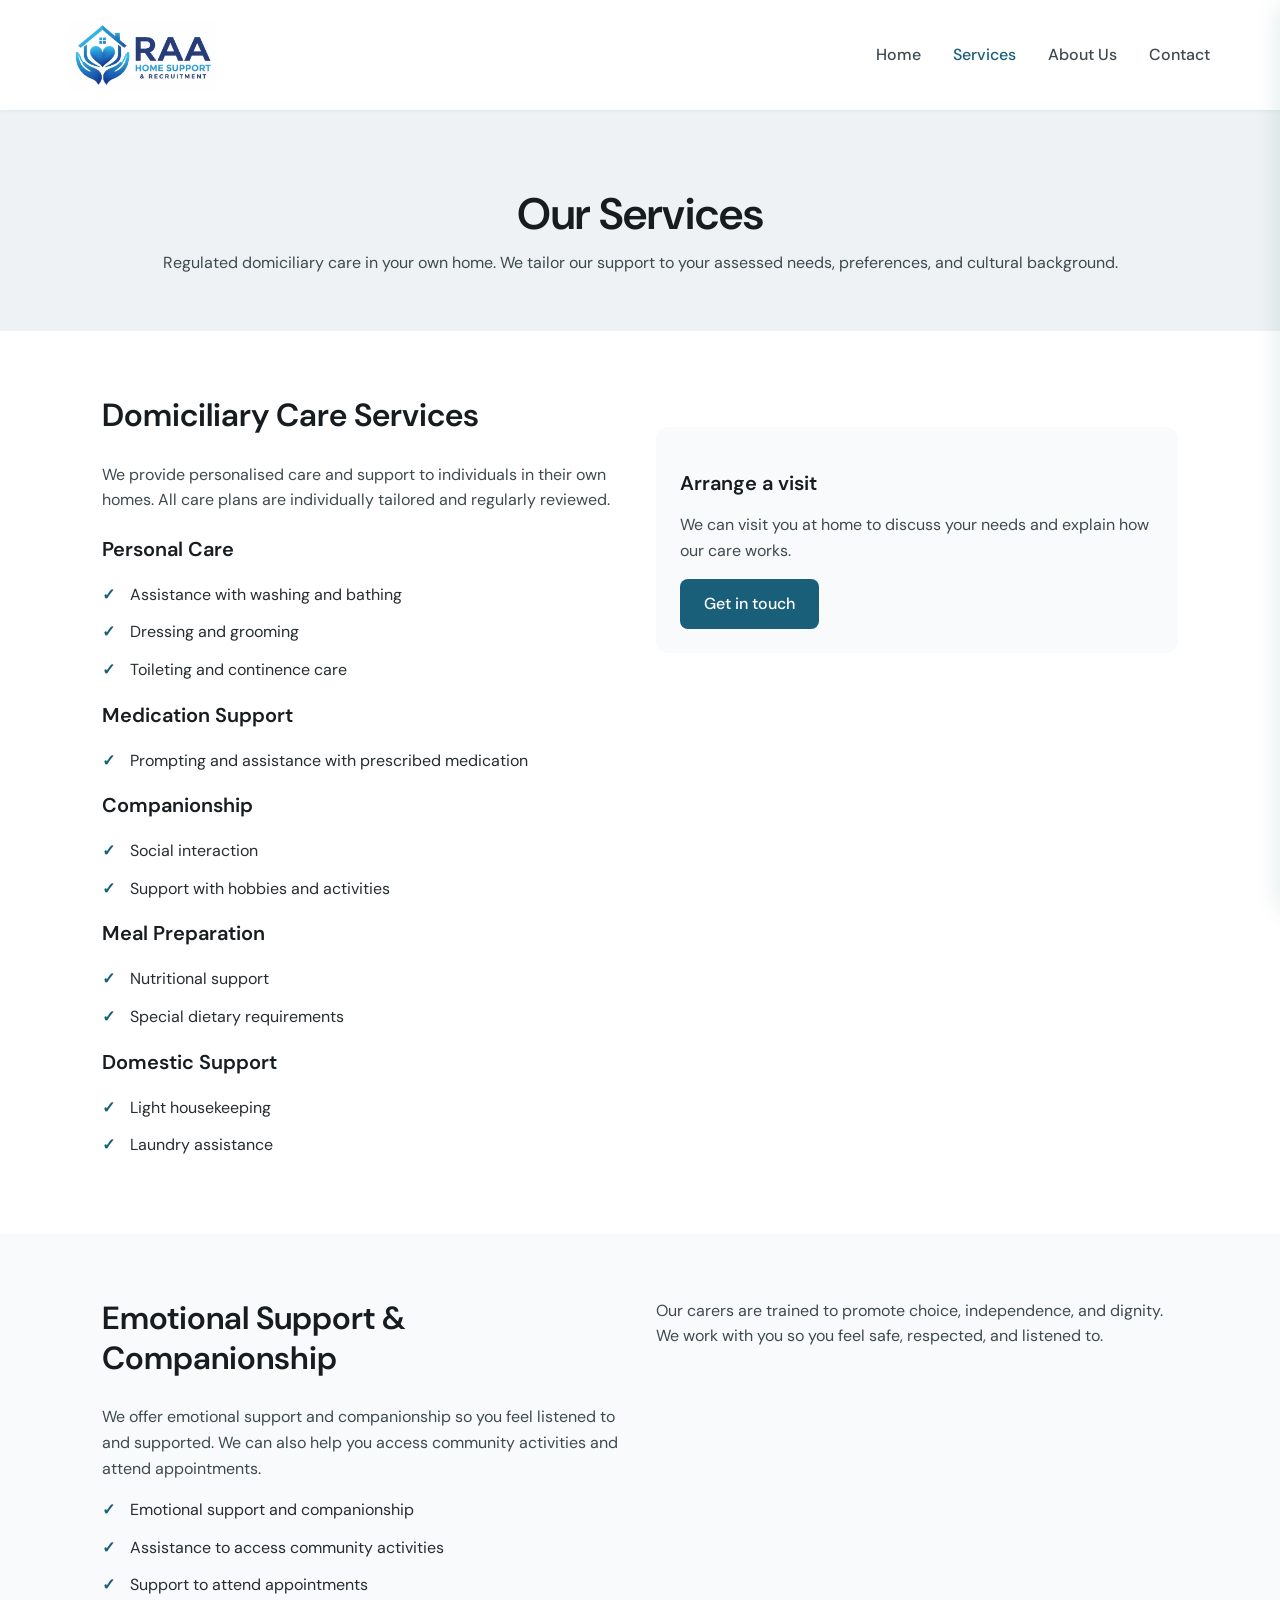
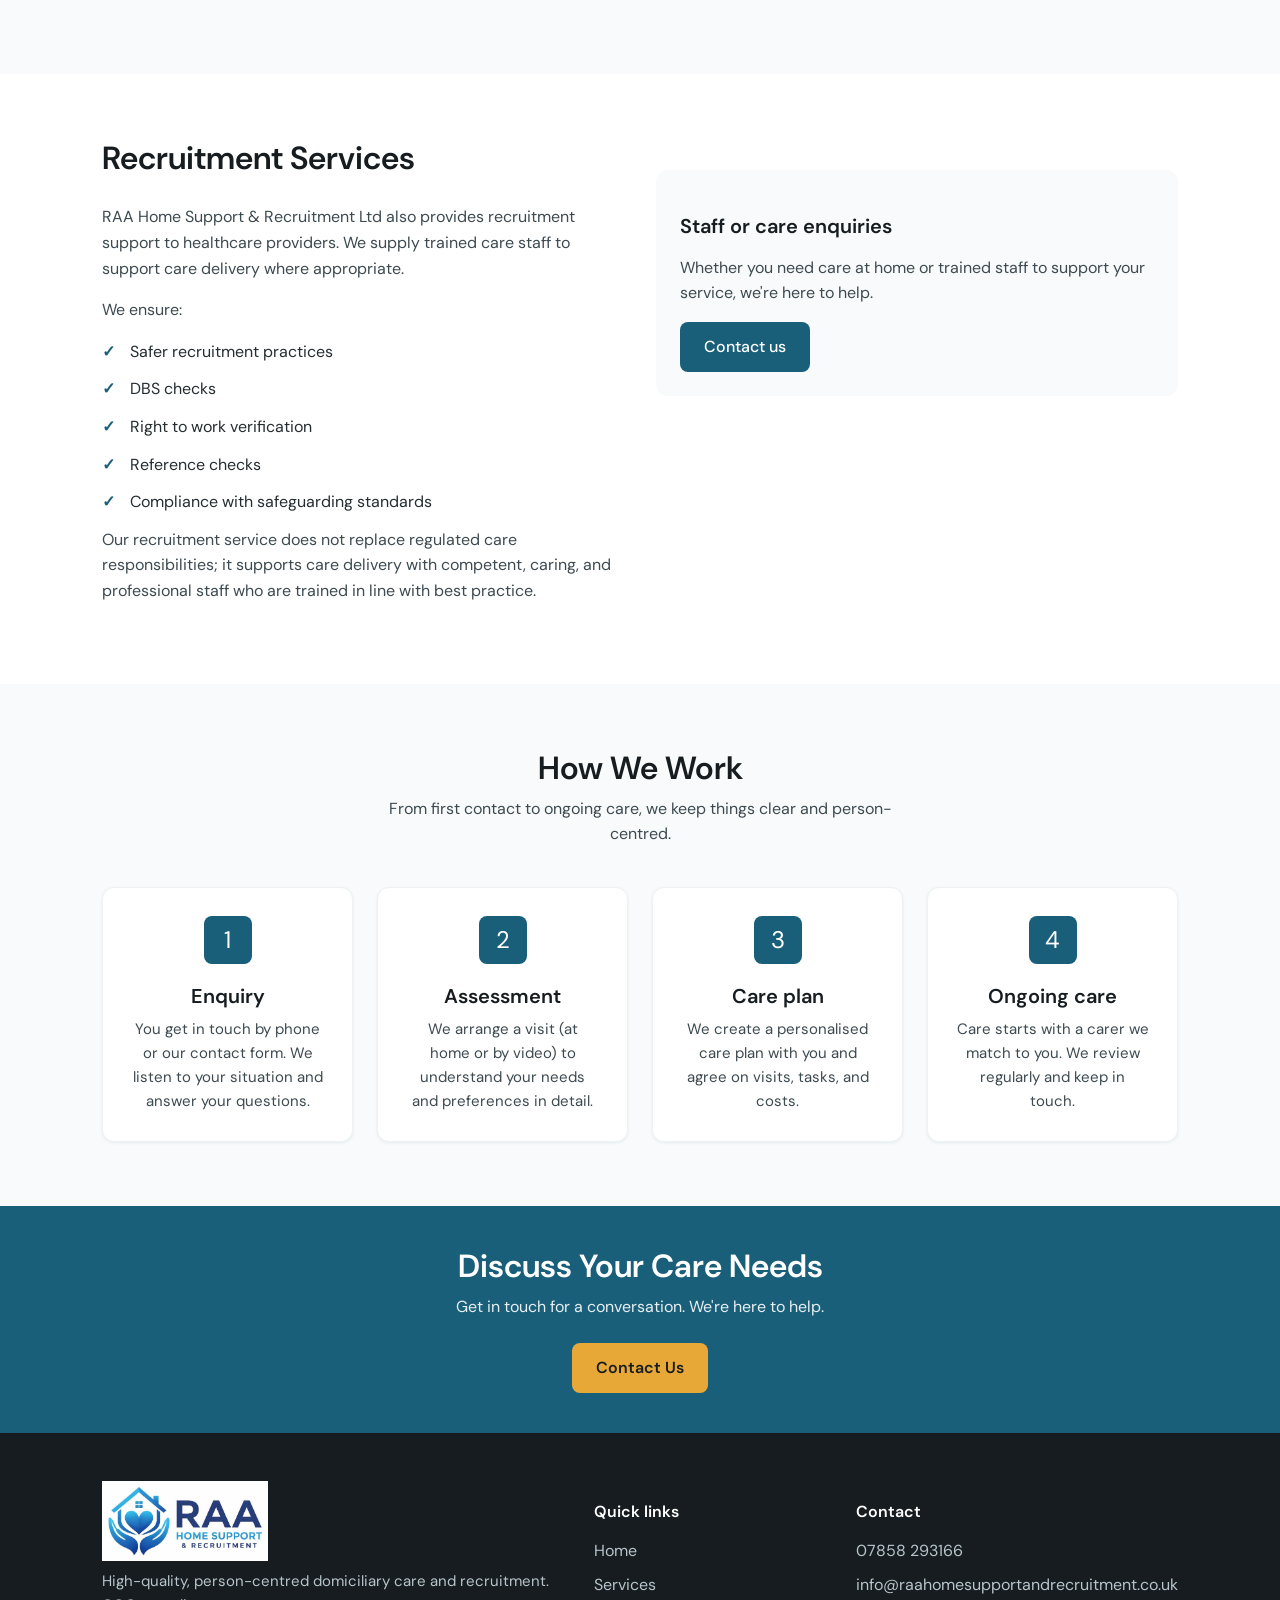
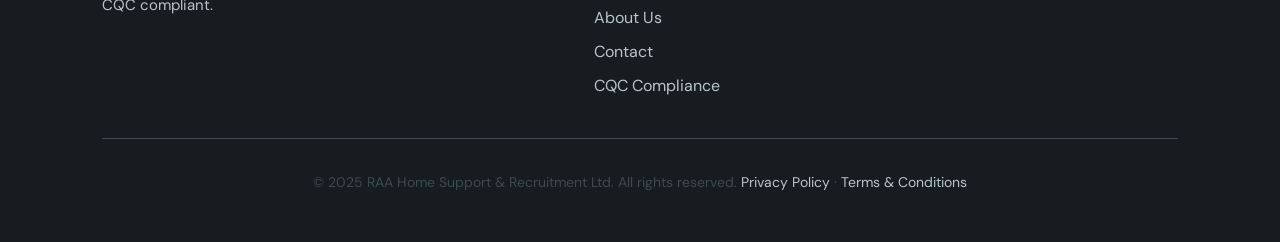
<file: services.html>
<!DOCTYPE html>
<html lang="en">
<head>
  <meta charset="UTF-8">
  <meta name="viewport" content="width=device-width, initial-scale=1.0">
  <meta name="description" content="RAA Home Support & Recruitment Ltd: regulated domiciliary care, personal care, companionship, and recruitment of trained care staff. Person-centred care at home.">
  <link rel="icon" href="assets/loggggg.png" type="image/png">
  <title>Our Services | RAA Home Support &amp; Recruitment Ltd</title>
  <link rel="preconnect" href="https://fonts.googleapis.com">
  <link rel="preconnect" href="https://fonts.gstatic.com" crossorigin>
  <link href="https://fonts.googleapis.com/css2?family=DM+Sans:ital,opsz,wght@0,9..40,400;0,9..40,500;0,9..40,600;0,9..40,700;1,9..40,400&display=swap" rel="stylesheet">
  <link rel="stylesheet" href="css/styles.css">
</head>
<body>
  <header class="site-header">
    <div class="container header-inner">
      <a href="index.html" class="logo-link"><img src="assets/raaaaaaaa.jpeg" alt="RAA Home Support &amp; Recruitment Ltd" class="logo-img"></a>
      <nav class="nav-desktop">
        <ul>
          <li><a href="index.html">Home</a></li>
          <li><a href="services.html" class="active">Services</a></li>
          <li><a href="about.html">About Us</a></li>
          <li><a href="contact.html">Contact</a></li>
        </ul>
      </nav>
      <button class="nav-toggle" id="navToggle" aria-label="Open menu">
        <span aria-hidden="true">☰</span>
      </button>
    </div>
    <div class="overlay" id="overlay" aria-hidden="true"></div>
    <nav class="nav-mobile" id="navMobile" aria-label="Mobile menu">
      <button class="nav-mobile-close" id="navClose" aria-label="Close menu">×</button>
      <ul>
        <li><a href="index.html">Home</a></li>
        <li><a href="services.html">Services</a></li>
        <li><a href="about.html">About Us</a></li>
        <li><a href="contact.html">Contact</a></li>
      </ul>
    </nav>
  </header>

  <main>
    <section class="page-hero">
      <div class="container">
        <h1>Our Services</h1>
        <p>Regulated domiciliary care in your own home. We tailor our support to your assessed needs, preferences, and cultural background.</p>
      </div>
    </section>

    <section class="section" id="domiciliary-care">
      <div class="container">
        <div class="two-col">
          <div>
            <h2>Domiciliary Care Services</h2>
            <p>We provide personalised care and support to individuals in their own homes. All care plans are individually tailored and regularly reviewed.</p>
            <h3 style="margin-top: 1.5rem;">Personal Care</h3>
            <ul class="list-check">
              <li>Assistance with washing and bathing</li>
              <li>Dressing and grooming</li>
              <li>Toileting and continence care</li>
            </ul>
            <h3>Medication Support</h3>
            <ul class="list-check">
              <li>Prompting and assistance with prescribed medication</li>
            </ul>
            <h3>Companionship</h3>
            <ul class="list-check">
              <li>Social interaction</li>
              <li>Support with hobbies and activities</li>
            </ul>
            <h3>Meal Preparation</h3>
            <ul class="list-check">
              <li>Nutritional support</li>
              <li>Special dietary requirements</li>
            </ul>
            <h3>Domestic Support</h3>
            <ul class="list-check">
              <li>Light housekeeping</li>
              <li>Laundry assistance</li>
            </ul>
          </div>
          <div class="contact-info-card">
            <h3>Arrange a visit</h3>
            <p>We can visit you at home to discuss your needs and explain how our care works.</p>
            <a href="contact.html" class="btn btn--primary" style="margin-top: 0.5rem;">Get in touch</a>
          </div>
        </div>
      </div>
    </section>

    <section class="section section--alt" id="companionship">
      <div class="container">
        <div class="two-col">
          <div>
            <h2>Emotional Support &amp; Companionship</h2>
            <p>We offer emotional support and companionship so you feel listened to and supported. We can also help you access community activities and attend appointments.</p>
            <ul class="list-check">
              <li>Emotional support and companionship</li>
              <li>Assistance to access community activities</li>
              <li>Support to attend appointments</li>
            </ul>
          </div>
          <div>
            <p>Our carers are trained to promote choice, independence, and dignity. We work with you so you feel safe, respected, and listened to.</p>
          </div>
        </div>
      </div>
    </section>

    <section class="section" id="recruitment">
      <div class="container">
        <div class="two-col">
          <div>
            <h2>Recruitment Services</h2>
            <p>RAA Home Support &amp; Recruitment Ltd also provides recruitment support to healthcare providers. We supply trained care staff to support care delivery where appropriate.</p>
            <p>We ensure:</p>
            <ul class="list-check">
              <li>Safer recruitment practices</li>
              <li>DBS checks</li>
              <li>Right to work verification</li>
              <li>Reference checks</li>
              <li>Compliance with safeguarding standards</li>
            </ul>
            <p>Our recruitment service does not replace regulated care responsibilities; it supports care delivery with competent, caring, and professional staff who are trained in line with best practice.</p>
          </div>
          <div class="contact-info-card">
            <h3>Staff or care enquiries</h3>
            <p>Whether you need care at home or trained staff to support your service, we're here to help.</p>
            <a href="contact.html" class="btn btn--primary" style="margin-top: 0.5rem;">Contact us</a>
          </div>
        </div>
      </div>
    </section>

    <section class="section section--alt">
      <div class="container">
        <div class="section-title">
          <h2>How We Work</h2>
          <p>From first contact to ongoing care, we keep things clear and person-centred.</p>
        </div>
        <div class="card-grid card-grid--4">
          <div class="card text-center">
            <div class="card-icon" style="margin: 0 auto 1rem;">1</div>
            <h3>Enquiry</h3>
            <p>You get in touch by phone or our contact form. We listen to your situation and answer your questions.</p>
          </div>
          <div class="card text-center">
            <div class="card-icon" style="margin: 0 auto 1rem;">2</div>
            <h3>Assessment</h3>
            <p>We arrange a visit (at home or by video) to understand your needs and preferences in detail.</p>
          </div>
          <div class="card text-center">
            <div class="card-icon" style="margin: 0 auto 1rem;">3</div>
            <h3>Care plan</h3>
            <p>We create a personalised care plan with you and agree on visits, tasks, and costs.</p>
          </div>
          <div class="card text-center">
            <div class="card-icon" style="margin: 0 auto 1rem;">4</div>
            <h3>Ongoing care</h3>
            <p>Care starts with a carer we match to you. We review regularly and keep in touch.</p>
          </div>
        </div>
      </div>
    </section>

    <section class="cta-strip">
      <div class="container">
        <h2>Discuss Your Care Needs</h2>
        <p>Get in touch for a conversation. We're here to help.</p>
        <a href="contact.html" class="btn btn--accent">Contact Us</a>
      </div>
    </section>
  </main>

  <footer class="site-footer">
    <div class="container">
      <div class="footer-grid">
        <div class="footer-brand">
          <a href="index.html" class="logo-link"><img src="assets/raaaaaaaa.jpeg" alt="RAA Home Support &amp; Recruitment Ltd" class="logo-img footer-logo"></a>
          <p>High-quality, person-centred domiciliary care and recruitment. CQC compliant.</p>
        </div>
        <div class="footer-nav">
          <h4>Quick links</h4>
          <ul>
            <li><a href="index.html">Home</a></li>
            <li><a href="services.html">Services</a></li>
            <li><a href="about.html">About Us</a></li>
            <li><a href="contact.html">Contact</a></li>
            <li><a href="cqc-compliance.html">CQC Compliance</a></li>
          </ul>
        </div>
        <div class="footer-nav">
          <h4>Contact</h4>
          <ul>
            <li><a href="tel:+447858293166">07858 293166</a></li>
            <li><a href="mailto:info@raahomesupportandrecruitment.co.uk">info@raahomesupportandrecruitment.co.uk</a></li>
          </ul>
        </div>
      </div>
      <div class="footer-bottom">
        <p>&copy; 2025 RAA Home Support &amp; Recruitment Ltd. All rights reserved. <a href="privacy.html">Privacy Policy</a> &middot; <a href="terms.html">Terms &amp; Conditions</a></p>
      </div>
    </div>
  </footer>

  <script src="js/main.js"></script>
</body>
</html>
</file>
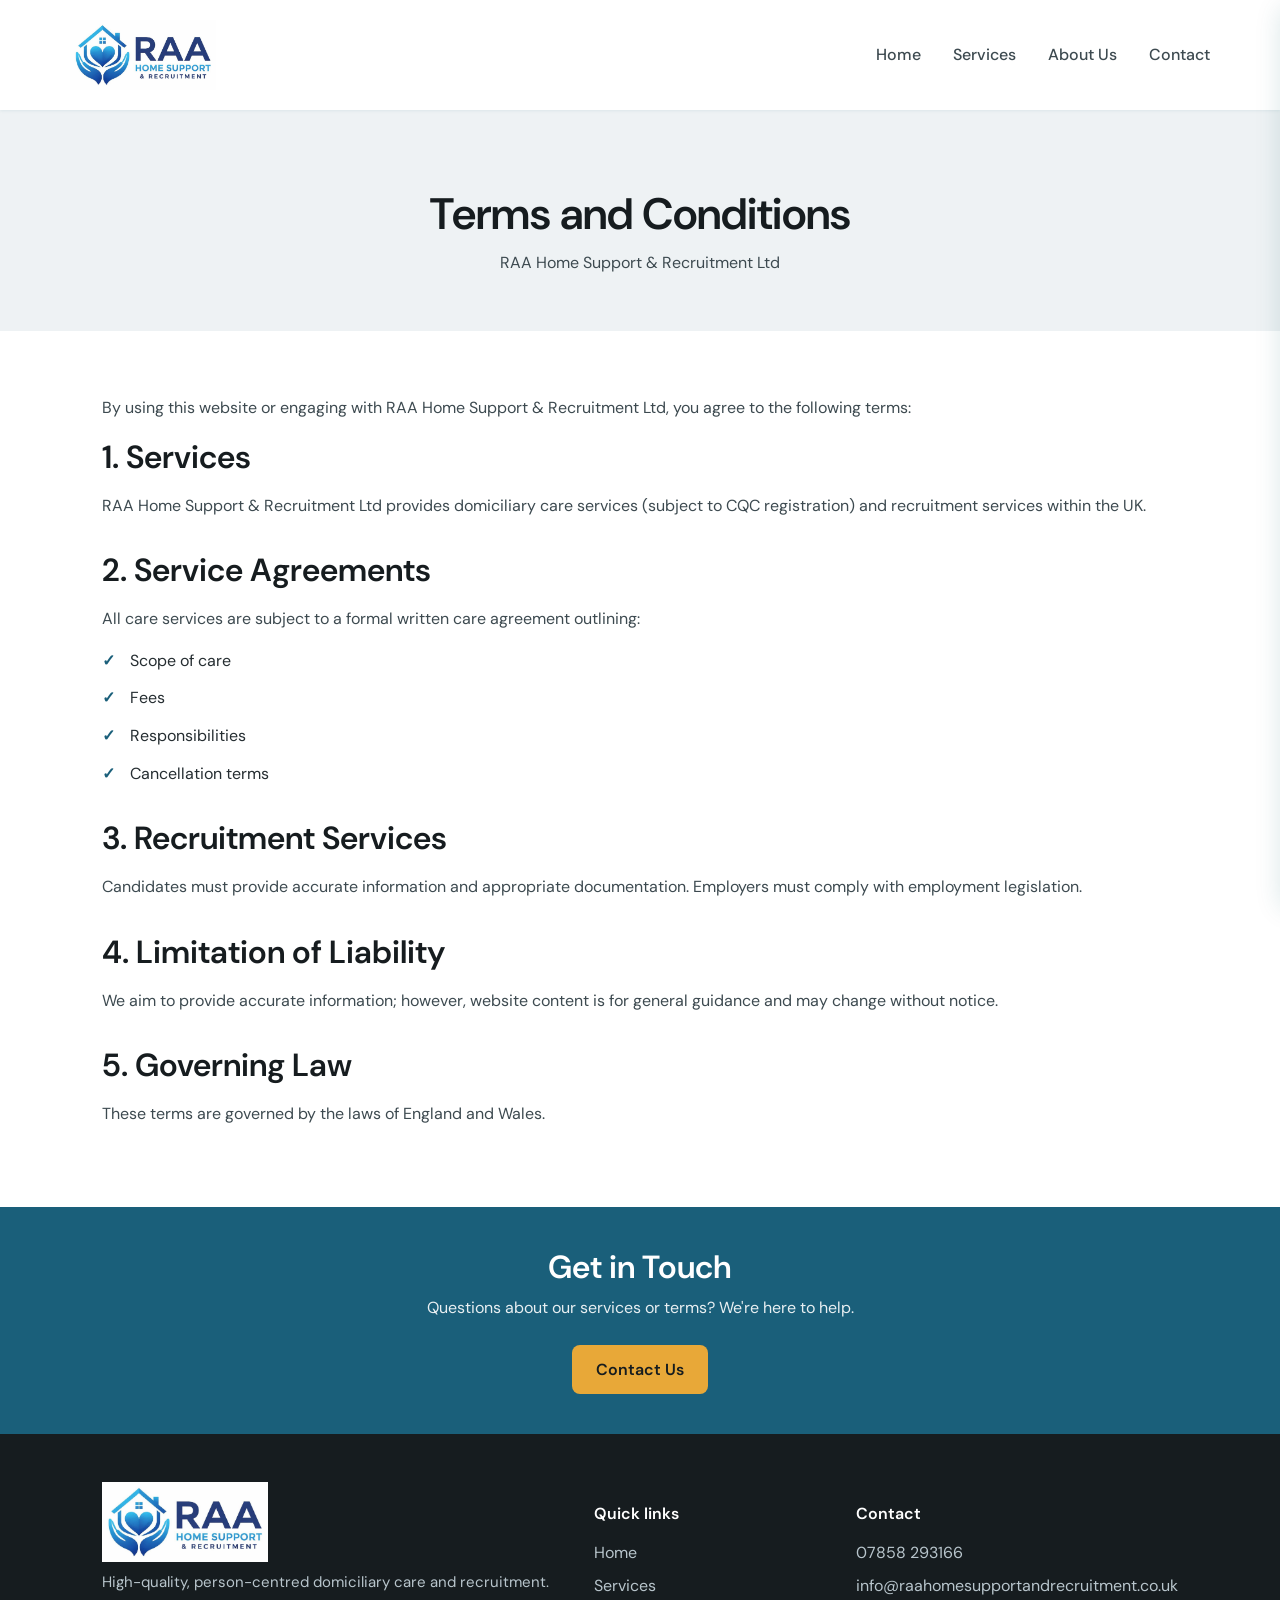
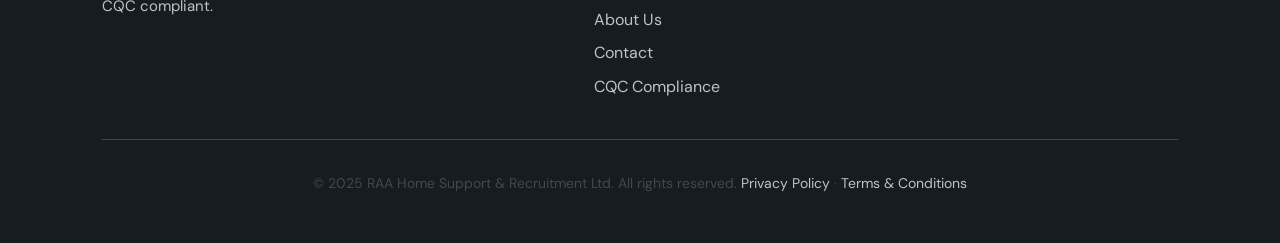
<file: terms.html>
<!DOCTYPE html>
<html lang="en">
<head>
  <meta charset="UTF-8">
  <meta name="viewport" content="width=device-width, initial-scale=1.0">
  <meta name="description" content="Terms and Conditions for using the RAA Home Support & Recruitment Ltd website and services.">
  <link rel="icon" href="assets/loggggg.png" type="image/png">
  <title>Terms &amp; Conditions | RAA Home Support &amp; Recruitment Ltd</title>
  <link rel="preconnect" href="https://fonts.googleapis.com">
  <link rel="preconnect" href="https://fonts.gstatic.com" crossorigin>
  <link href="https://fonts.googleapis.com/css2?family=DM+Sans:ital,opsz,wght@0,9..40,400;0,9..40,500;0,9..40,600;0,9..40,700;1,9..40,400&display=swap" rel="stylesheet">
  <link rel="stylesheet" href="css/styles.css">
</head>
<body>
  <header class="site-header">
    <div class="container header-inner">
      <a href="index.html" class="logo-link"><img src="assets/raaaaaaaa.jpeg" alt="RAA Home Support &amp; Recruitment Ltd" class="logo-img"></a>
      <nav class="nav-desktop">
        <ul>
          <li><a href="index.html">Home</a></li>
          <li><a href="services.html">Services</a></li>
          <li><a href="about.html">About Us</a></li>
          <li><a href="contact.html">Contact</a></li>
        </ul>
      </nav>
      <button class="nav-toggle" id="navToggle" aria-label="Open menu">
        <span aria-hidden="true">☰</span>
      </button>
    </div>
    <div class="overlay" id="overlay" aria-hidden="true"></div>
    <nav class="nav-mobile" id="navMobile" aria-label="Mobile menu">
      <button class="nav-mobile-close" id="navClose" aria-label="Close menu">×</button>
      <ul>
        <li><a href="index.html">Home</a></li>
        <li><a href="services.html">Services</a></li>
        <li><a href="about.html">About Us</a></li>
        <li><a href="contact.html">Contact</a></li>
      </ul>
    </nav>
  </header>

  <main>
    <section class="page-hero">
      <div class="container">
        <h1>Terms and Conditions</h1>
        <p>RAA Home Support &amp; Recruitment Ltd</p>
      </div>
    </section>

    <section class="section">
      <div class="container policy-content">
        <p>By using this website or engaging with RAA Home Support &amp; Recruitment Ltd, you agree to the following terms:</p>

        <h2>1. Services</h2>
        <p>RAA Home Support &amp; Recruitment Ltd provides domiciliary care services (subject to CQC registration) and recruitment services within the UK.</p>

        <h2>2. Service Agreements</h2>
        <p>All care services are subject to a formal written care agreement outlining:</p>
        <ul class="list-check">
          <li>Scope of care</li>
          <li>Fees</li>
          <li>Responsibilities</li>
          <li>Cancellation terms</li>
        </ul>

        <h2>3. Recruitment Services</h2>
        <p>Candidates must provide accurate information and appropriate documentation. Employers must comply with employment legislation.</p>

        <h2>4. Limitation of Liability</h2>
        <p>We aim to provide accurate information; however, website content is for general guidance and may change without notice.</p>

        <h2>5. Governing Law</h2>
        <p>These terms are governed by the laws of England and Wales.</p>
      </div>
    </section>

    <section class="cta-strip">
      <div class="container">
        <h2>Get in Touch</h2>
        <p>Questions about our services or terms? We're here to help.</p>
        <a href="contact.html" class="btn btn--accent">Contact Us</a>
      </div>
    </section>
  </main>

  <footer class="site-footer">
    <div class="container">
      <div class="footer-grid">
        <div class="footer-brand">
          <a href="index.html" class="logo-link"><img src="assets/raaaaaaaa.jpeg" alt="RAA Home Support &amp; Recruitment Ltd" class="logo-img footer-logo"></a>
          <p>High-quality, person-centred domiciliary care and recruitment. CQC compliant.</p>
        </div>
        <div class="footer-nav">
          <h4>Quick links</h4>
          <ul>
            <li><a href="index.html">Home</a></li>
            <li><a href="services.html">Services</a></li>
            <li><a href="about.html">About Us</a></li>
            <li><a href="contact.html">Contact</a></li>
            <li><a href="cqc-compliance.html">CQC Compliance</a></li>
          </ul>
        </div>
        <div class="footer-nav">
          <h4>Contact</h4>
          <ul>
            <li><a href="tel:+447858293166">07858 293166</a></li>
            <li><a href="mailto:info@raahomesupportandrecruitment.co.uk">info@raahomesupportandrecruitment.co.uk</a></li>
          </ul>
        </div>
      </div>
      <div class="footer-bottom">
        <p>&copy; 2025 RAA Home Support &amp; Recruitment Ltd. All rights reserved. <a href="privacy.html">Privacy Policy</a> &middot; <a href="terms.html">Terms &amp; Conditions</a></p>
      </div>
    </div>
  </footer>

  <script src="js/main.js"></script>
</body>
</html>
</file>
<file: css/styles.css>
/* RAA Home Support & Recruitment Ltd - Professional Care Company Website */
:root {
  --color-primary: #1a5f7a;
  --color-primary-light: #2a7a98;
  --color-primary-dark: #0f4154;
  --color-accent: #e8a838;
  --color-accent-light: #f5c76b;
  --color-neutral-50: #f8fafb;
  --color-neutral-100: #eef2f4;
  --color-neutral-200: #dce4e8;
  --color-neutral-300: #b8c5cc;
  --color-neutral-600: #5a6b73;
  --color-neutral-700: #3d4a50;
  --color-neutral-800: #252d31;
  --color-neutral-900: #161c1f;
  --color-white: #ffffff;
  --font-heading: 'DM Sans', -apple-system, BlinkMacSystemFont, sans-serif;
  --font-body: 'DM Sans', -apple-system, BlinkMacSystemFont, sans-serif;
  --shadow-sm: 0 1px 3px rgba(13, 92, 99, 0.08);
  --shadow-md: 0 4px 12px rgba(13, 92, 99, 0.12);
  --shadow-lg: 0 8px 24px rgba(13, 92, 99, 0.14);
  --radius: 8px;
  --radius-lg: 12px;
  --transition: 0.2s ease;
  /* Responsive padding - scales across devices */
  --padding-x: clamp(1rem, 4vw, 2rem);
  --padding-y: clamp(2rem, 5vw, 4rem);
  --padding-section: clamp(2.5rem, 6vw, 4rem);
}

*,
*::before,
*::after {
  box-sizing: border-box;
}

html {
  scroll-behavior: smooth;
  -webkit-text-size-adjust: 100%;
}

body {
  margin: 0;
  font-family: var(--font-body);
  font-size: 1rem;
  line-height: 1.6;
  color: var(--color-neutral-800);
  background: var(--color-white);
}

img {
  max-width: 100%;
  height: auto;
  display: block;
}

a {
  color: var(--color-primary);
  text-decoration: none;
  transition: color var(--transition);
}

a:hover {
  color: var(--color-primary-dark);
}

/* Typography */
h1, h2, h3, h4 {
  font-family: var(--font-heading);
  font-weight: 600;
  line-height: 1.25;
  color: var(--color-neutral-900);
}

h1 { font-size: clamp(1.875rem, 4vw, 2.75rem); }
h2 { font-size: clamp(1.5rem, 3vw, 2rem); margin-top: 0; }
h3 { font-size: 1.25rem; }

p {
  margin: 0 0 1rem;
  color: var(--color-neutral-700);
}

/* Layout */
.container {
  width: 100%;
  max-width: 1140px;
  margin: 0 auto;
  padding-left: max(var(--padding-x), env(safe-area-inset-left));
  padding-right: max(var(--padding-x), env(safe-area-inset-right));
}

.section {
  padding: var(--padding-section) 0;
}

.section--alt {
  background: var(--color-neutral-50);
}

.section-title {
  text-align: center;
  margin-bottom: 2.5rem;
}

.section-title h2 {
  margin-bottom: 0.5rem;
}

.section-title p {
  max-width: 560px;
  margin-left: auto;
  margin-right: auto;
}

/* Header & Navigation */
.site-header {
  position: sticky;
  top: 0;
  z-index: 100;
  background: var(--color-white);
  box-shadow: var(--shadow-sm);
}

.header-inner {
  display: flex;
  align-items: center;
  justify-content: space-between;
  padding: clamp(0.75rem, 2vw, 1.25rem) 0;
  gap: 1rem;
}

.logo-link {
  display: flex;
  align-items: center;
}

.logo-img {
  height: 70px;
  width: auto;
  object-fit: contain;
}

.logo {
  font-size: 1.5rem;
  font-weight: 700;
  color: var(--color-primary);
  letter-spacing: -0.02em;
}

.logo span {
  color: var(--color-accent);
}

.nav-desktop {
  display: none;
}

.nav-desktop ul {
  list-style: none;
  margin: 0;
  padding: 0;
  display: flex;
  gap: 2rem;
}

.nav-desktop a {
  color: var(--color-neutral-700);
  font-weight: 500;
}

.nav-desktop a:hover,
.nav-desktop a.active {
  color: var(--color-primary);
}

.nav-toggle {
  background: none;
  border: none;
  padding: 0.5rem;
  cursor: pointer;
  color: var(--color-neutral-700);
  font-size: 1.5rem;
  line-height: 1;
}

.nav-mobile {
  position: fixed;
  top: 0;
  right: 0;
  width: 280px;
  max-width: 85vw;
  height: 100vh;
  background: var(--color-white);
  box-shadow: var(--shadow-lg);
  padding: clamp(1.5rem, 5vw, 2rem);
  padding-right: max(clamp(1.5rem, 5vw, 2rem), env(safe-area-inset-right));
  transform: translateX(100%);
  transition: transform var(--transition);
  z-index: 200;
}

.nav-mobile.open {
  transform: translateX(0);
}

.nav-mobile ul {
  list-style: none;
  margin: 0;
  padding: 0;
}

.nav-mobile li {
  border-bottom: 1px solid var(--color-neutral-100);
}

.nav-mobile a {
  display: block;
  padding: 1rem 0;
  color: var(--color-neutral-800);
  font-weight: 500;
}

.nav-mobile-close {
  position: absolute;
  top: 1rem;
  right: 1rem;
  background: none;
  border: none;
  font-size: 1.5rem;
  cursor: pointer;
  color: var(--color-neutral-600);
}

.overlay {
  position: fixed;
  inset: 0;
  background: rgba(0,0,0,0.4);
  opacity: 0;
  visibility: hidden;
  transition: opacity var(--transition), visibility var(--transition);
  z-index: 199;
}

.overlay.open {
  opacity: 1;
  visibility: visible;
}

@media (min-width: 768px) {
  .nav-desktop { display: flex; }
  .nav-toggle { display: none; }
}

/* Buttons */
.btn {
  display: inline-flex;
  align-items: center;
  justify-content: center;
  padding: 0.75rem 1.5rem;
  font-family: var(--font-body);
  font-size: 1rem;
  font-weight: 600;
  border-radius: var(--radius);
  border: none;
  cursor: pointer;
  transition: background var(--transition), color var(--transition), box-shadow var(--transition);
}

.btn--primary {
  background: var(--color-primary);
  color: var(--color-white);
}

.btn--primary:hover {
  background: var(--color-primary-dark);
  box-shadow: var(--shadow-md);
}

.btn--accent {
  background: var(--color-accent);
  color: var(--color-neutral-900);
}

.btn--accent:hover {
  background: var(--color-accent-light);
}

.btn--outline {
  background: transparent;
  color: var(--color-primary);
  border: 2px solid var(--color-primary);
}

.btn--outline:hover {
  background: var(--color-primary);
  color: var(--color-white);
}

/* Hero */
.hero {
  background: linear-gradient(135deg, var(--color-primary-dark) 0%, var(--color-primary) 50%, var(--color-primary-light) 100%);
  color: var(--color-white);
  padding: clamp(2.5rem, 8vw, 4rem) 0 clamp(3rem, 10vw, 5rem);
  text-align: center;
}

.hero h1 {
  color: var(--color-white);
  margin-bottom: 1rem;
}

.hero p {
  font-size: 1.125rem;
  max-width: 560px;
  margin: 0 auto 2rem;
  color: rgba(255,255,255,0.92);
}

.hero .btn {
  margin: 0 0.5rem 0.5rem 0;
}

/* Cards */
.card-grid {
  display: grid;
  gap: clamp(1rem, 3vw, 1.5rem);
}

@media (min-width: 640px) {
  .card-grid { grid-template-columns: repeat(2, 1fr); }
}

@media (min-width: 960px) {
  .card-grid--3 { grid-template-columns: repeat(3, 1fr); }
  .card-grid--4 { grid-template-columns: repeat(4, 1fr); }
}

.card {
  background: var(--color-white);
  border-radius: var(--radius-lg);
  box-shadow: var(--shadow-sm);
  padding: clamp(1.25rem, 4vw, 1.75rem);
  transition: box-shadow var(--transition), transform var(--transition);
  border: 1px solid var(--color-neutral-100);
}

.card:hover {
  box-shadow: var(--shadow-md);
}

.card-icon {
  width: 48px;
  height: 48px;
  border-radius: var(--radius);
  background: var(--color-primary);
  color: var(--color-white);
  display: flex;
  align-items: center;
  justify-content: center;
  font-size: 1.5rem;
  margin-bottom: 1rem;
}

.card h3 {
  margin-bottom: 0.5rem;
}

.card p {
  margin: 0;
  font-size: 0.9375rem;
}

/* CTA strip */
.cta-strip {
  background: var(--color-primary);
  color: var(--color-white);
  padding: clamp(1.5rem, 5vw, 2.5rem) 0;
  text-align: center;
}

.cta-strip h2 {
  color: var(--color-white);
  margin-bottom: 0.5rem;
}

.cta-strip p {
  margin: 0 0 1.5rem;
  color: rgba(255,255,255,0.9);
}

/* Footer */
.site-footer {
  background: var(--color-neutral-900);
  color: var(--color-neutral-300);
  padding: clamp(2rem, 5vw, 3rem) 0 clamp(1.5rem, 4vw, 2rem);
  padding-bottom: max(clamp(1.5rem, 4vw, 2rem), env(safe-area-inset-bottom));
}

.footer-grid {
  display: grid;
  gap: clamp(1.5rem, 4vw, 2rem);
  margin-bottom: clamp(1.5rem, 4vw, 2rem);
}

@media (min-width: 640px) {
  .footer-grid { grid-template-columns: repeat(2, 1fr); }
}

@media (min-width: 960px) {
  .footer-grid { grid-template-columns: 2fr 1fr 1fr; }
}

.footer-logo {
  height: 80px;
}

.footer-brand .logo {
  color: var(--color-white);
}

.footer-brand p {
  margin: 0.5rem 0 0;
  font-size: 0.9375rem;
  color: var(--color-neutral-300);
}

.footer-nav h4 {
  color: var(--color-white);
  font-size: 1rem;
  margin-bottom: 1rem;
}

.footer-nav ul {
  list-style: none;
  margin: 0;
  padding: 0;
}

.footer-nav li {
  margin-bottom: 0.5rem;
}

.footer-nav a {
  color: var(--color-neutral-300);
}

.footer-nav a:hover {
  color: var(--color-white);
}

.footer-bottom {
  padding-top: 2rem;
  border-top: 1px solid var(--color-neutral-700);
  text-align: center;
  font-size: 0.875rem;
  color: var(--color-neutral-600);
}

.footer-bottom a {
  color: var(--color-neutral-300);
}

.footer-bottom a:hover {
  color: var(--color-white);
}

/* Page headers */
.page-hero {
  background: var(--color-neutral-100);
  padding: clamp(1.5rem, 5vw, 2.5rem) 0;
  text-align: center;
}

.page-hero h1 {
  margin-bottom: 0.5rem;
}

/* Forms */
.form-group {
  margin-bottom: 1.25rem;
}

.form-group label {
  display: block;
  font-weight: 500;
  margin-bottom: 0.375rem;
  color: var(--color-neutral-800);
}

.form-group input,
.form-group textarea,
.form-group select {
  width: 100%;
  padding: 0.75rem 1rem;
  font-family: var(--font-body);
  font-size: 1rem;
  border: 1px solid var(--color-neutral-200);
  border-radius: var(--radius);
  transition: border-color var(--transition);
}

.form-group input:focus,
.form-group textarea:focus {
  outline: none;
  border-color: var(--color-primary);
}

.form-group textarea {
  min-height: 140px;
  resize: vertical;
}

.contact-form {
  max-width: 520px;
  margin: 0 auto;
}

/* Two-column layout */
.two-col {
  display: grid;
  gap: clamp(1.5rem, 4vw, 2rem);
  align-items: start;
}

@media (min-width: 768px) {
  .two-col { grid-template-columns: 1fr 1fr; }
}

/* List with checkmarks */
.list-check {
  list-style: none;
  margin: 0;
  padding: 0;
}

.list-check li {
  position: relative;
  padding-left: 1.75rem;
  margin-bottom: 0.75rem;
}

.list-check li::before {
  content: "✓";
  position: absolute;
  left: 0;
  color: var(--color-primary);
  font-weight: 700;
}

/* FAQ */
.faq-list {
  max-width: 720px;
  margin: 0 auto;
}

.faq-item {
  border-bottom: 1px solid var(--color-neutral-200);
}

.faq-item summary {
  padding: 1.25rem 0;
  font-weight: 600;
  cursor: pointer;
  list-style: none;
  display: flex;
  justify-content: space-between;
  align-items: center;
  gap: 1rem;
}

.faq-item summary::-webkit-details-marker {
  display: none;
}

.faq-item summary::after {
  content: "+";
  font-size: 1.25rem;
  color: var(--color-primary);
}

.faq-item[open] summary::after {
  content: "−";
}

.faq-item div {
  padding-bottom: 1.25rem;
  color: var(--color-neutral-700);
}

/* Contact info block */
.contact-info-card {
  background: var(--color-neutral-50);
  border-radius: var(--radius-lg);
  padding: clamp(1.25rem, 3vw, 1.5rem);
  margin-top: clamp(1rem, 3vw, 2rem);
}

.contact-info-card h3 {
  margin-bottom: 1rem;
}

.contact-info-card p {
  margin: 0 0 0.5rem;
}

.contact-info-card a {
  font-weight: 500;
}

/* Policy / Legal content */
.policy-content h2 {
  margin-top: 2rem;
  margin-bottom: 0.75rem;
  padding-bottom: 0.25rem;
}

.policy-content h2:first-of-type {
  margin-top: 0;
}

.policy-content ul {
  margin-bottom: 1rem;
}

/* Utility */
.text-center { text-align: center; }
.mt-0 { margin-top: 0; }
</file>
